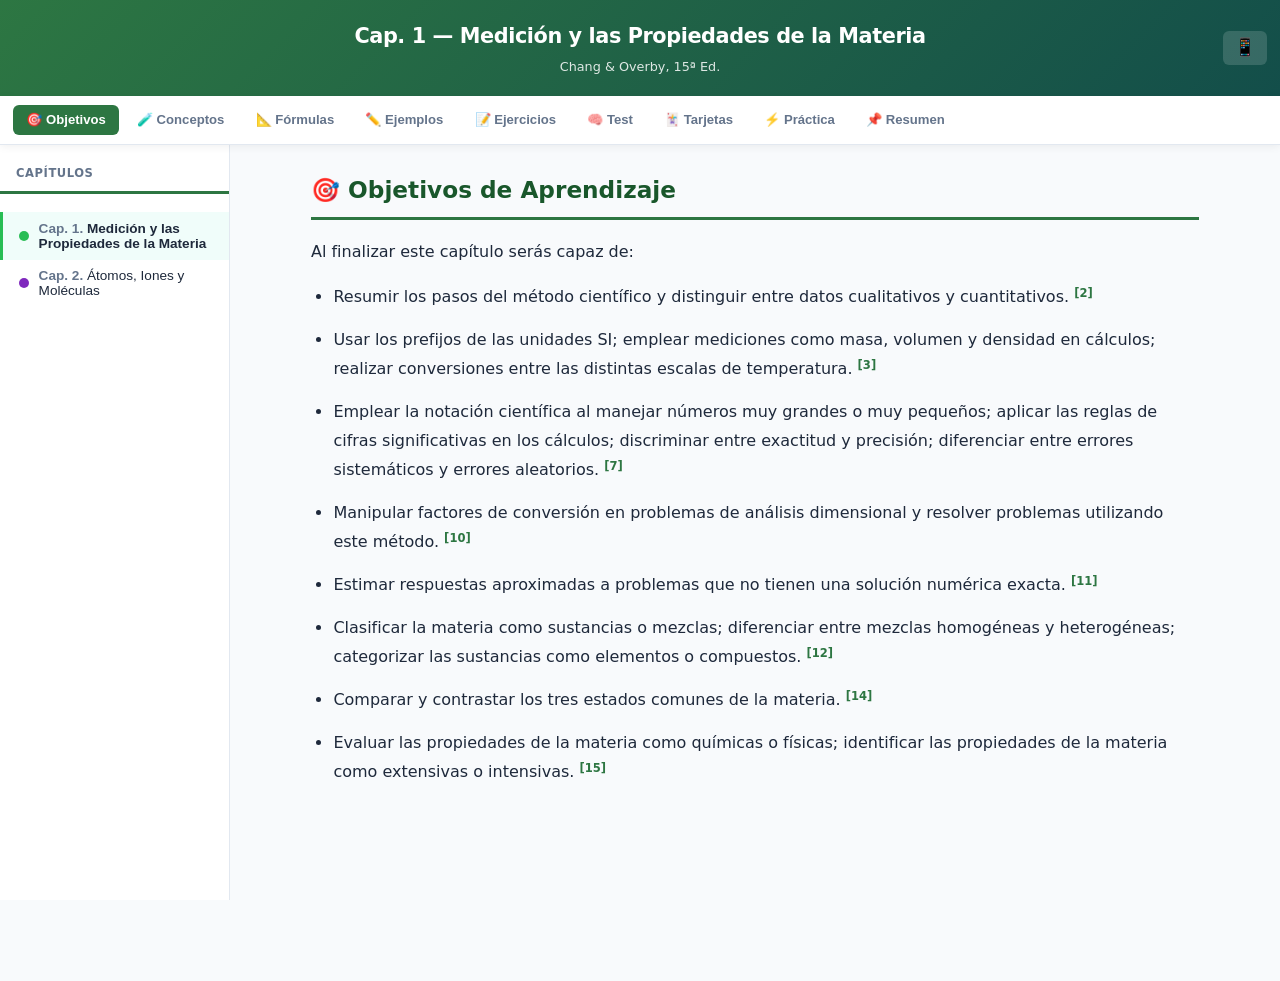
<file: index01(Qr).html>
<!DOCTYPE html>
<html lang="es">
<head>
<meta charset="UTF-8">
<meta name="viewport" content="width=device-width, initial-scale=1.0">
<title>Química General | Chang & Overby 15ª Ed.</title>
<style>
    /* ==================== RESET Y VARIABLES GLOBALES ====================
       Las variables --primary, --primary-dark y --accent-chapter se
       RECALCULAN por JavaScript cada vez que cambias de capítulo (función
       aplicarAcento). Así cada capítulo tiene su propia tonalidad sin que
       tengamos que escribir un CSS distinto para cada uno. */
    * { margin: 0; padding: 0; box-sizing: border-box; }
    :root {
        --primary: #0f766e;
        --primary-dark: #0d5c56;
        --accent: #f59e0b;
        --bg: #f8fafc;
        --card: #ffffff;
        --text: #1e293b;
        --muted: #64748b;
        --border: #e2e8f0;
        --success: #16a34a;
        --danger: #dc2626;
        --shadow: 0 4px 12px rgba(0, 0, 0, 0.08);
        --sidebar-w: 230px; /* ancho del menú lateral en escritorio */
    }
    body {
        font-family: 'Segoe UI', system-ui, -apple-system, sans-serif;
        background: var(--bg);
        color: var(--text);
        line-height: 1.8;
        min-height: 100vh;
    }

    /* ==================== TIPOGRAFÍA QUÍMICA (igual que antes) ==================== */
    sub, sup { font-size: 75%; line-height: 0; position: relative; vertical-align: baseline; }
    sup { top: -0.4em; }
    sub { bottom: -0.2em; }

    /* ==================== NOTACIÓN DE ISÓTOPOS ==================== */
    .isotope { display: inline-flex; align-items: center; vertical-align: middle; margin: 0 2px; line-height: 1; font-size: 1em; }
    .isotope-nums { display: inline-flex; flex-direction: column; justify-content: center; text-align: right; font-size: 0.6em; margin-right: 4px; line-height: 1.2; }
    .isotope-nums span { display: block; }
    .isotope-symbol { font-size: 1em; }

    /* ==================== HEADER GENERAL (ya no lleva el título del capítulo) ==================== */
    #topbar {
        position: sticky; top: 0; z-index: 200; /* header + nav ahora se pegan juntos, como un solo bloque */
    }
    header {
        background: linear-gradient(135deg, var(--primary) 0%, #134e4a 100%);
        color: white; text-align: center; padding: 1.1rem 1rem; box-shadow: var(--shadow);
        display: flex; align-items: center; justify-content: center; gap: 0.8rem;
    }
    header h1 { font-size: 1.3rem; font-weight: 700; letter-spacing: -0.02em; }
    header .subtitle { font-size: 0.8rem; opacity: 0.85; font-weight: 400; }
    /* Botón hamburguesa: solo se ve en pantallas angostas (celular) */
    #btnMenu {
        display: none; background: rgba(255,255,255,0.15); border: none; color: white;
        font-size: 1.1rem; padding: 0.4rem 0.7rem; border-radius: 6px; cursor: pointer;
        position: absolute; left: 0.8rem;
    }
    /* Botón para abrir el panel de "Estudiar en el celular" (QR) */
    #btnQR {
        background: rgba(255,255,255,0.15); border: none; color: white;
        font-size: 1.1rem; padding: 0.4rem 0.7rem; border-radius: 6px; cursor: pointer;
        position: absolute; right: 0.8rem;
    }
    #btnQR:hover { background: rgba(255,255,255,0.28); }

    /* ==================== MODAL DE QR (panel "Estudiar en el celular") ====================
       Elemento independiente del sistema de pestañas/capítulos: no usa la
       clase "section" ni compite por ids con seccionXXX(), así que nunca
       puede romper la lógica de carga de capítulos. */
    .qr-modal {
        display: none; position: fixed; inset: 0; background: rgba(0,0,0,0.5);
        z-index: 999; align-items: center; justify-content: center; padding: 1rem;
    }
    .qr-modal.open { display: flex; }
    .qr-modal-box {
        background: var(--card); border-radius: 12px; padding: 1.5rem; max-width: 320px;
        width: 100%; text-align: center; box-shadow: var(--shadow); position: relative;
    }
    .qr-modal-box h3 { color: var(--primary-dark); margin-bottom: 0.6rem; font-size: 1.1rem; }
    .qr-modal-box p { font-size: 0.85rem; color: var(--muted); margin-bottom: 0.8rem; }
    .qr-modal-box input[type="text"] { width: 100%; margin: 0 0 0.6rem 0; }
    .qr-modal-box img { border-radius: 8px; border: 1px solid var(--border); margin-top: 0.8rem; }
    .qr-modal-close {
        position: absolute; top: 0.6rem; right: 0.8rem; background: none; border: none;
        font-size: 1.2rem; cursor: pointer; color: var(--muted);
    }

    /* ==================== LAYOUT GENERAL: sidebar + contenido ==================== */
    .layout { display: flex; align-items: flex-start; min-height: calc(100vh - 64px); }

    /* ---- Menú lateral de capítulos ---- */
    #sidebar {
        width: var(--sidebar-w); flex-shrink: 0; background: var(--card);
        border-right: 1px solid var(--border); height: calc(100vh - var(--topbar-h, 64px));
        position: sticky; top: var(--topbar-h, 64px); overflow-y: auto; padding: 0.6rem 0;
    }
    #sidebar h2 { font-size: 0.72rem; text-transform: uppercase; letter-spacing: 0.05em; color: var(--muted); padding: 0.5rem 1rem; }
    .chap-item {
        display: flex; align-items: center; gap: 0.6rem; width: 100%; text-align: left;
        background: transparent; border: none; padding: 0.55rem 1rem; cursor: pointer;
        font-size: 0.85rem; color: var(--text); border-left: 3px solid transparent;
    }
    .chap-item:hover { background: #f1f5f9; }
    .chap-item.active-chap { background: #f0fdfa; border-left-color: var(--chap-color); font-weight: 700; }
    /* Puntito de color: cada capítulo tiene el suyo (--chap-color), calculado en JS */
    .chap-dot { width: 10px; height: 10px; border-radius: 50%; background: var(--chap-color); flex-shrink: 0; }
    .chap-num { font-weight: 700; color: var(--muted); }

    /* ---- Columna de contenido (tabs + secciones) ---- */
    .content-wrap { flex: 1; min-width: 0; }
    nav#main-nav {
        background: var(--card);
        border-bottom: 1px solid var(--border); display: flex; flex-wrap: wrap; gap: 0.25rem;
        padding: 0.6rem 0.8rem; box-shadow: 0 2px 8px rgba(0, 0, 0, 0.06); overflow-x: auto;
    }
    nav#main-nav button {
        background: transparent; border: none; padding: 0.45rem 0.85rem; font-size: 0.82rem;
        font-weight: 600; color: var(--muted); border-radius: 6px; cursor: pointer;
        white-space: nowrap; transition: all 0.2s ease;
    }
    nav#main-nav button:hover { background: #f1f5f9; color: var(--primary); }
    nav#main-nav button.active-nav { background: var(--primary); color: white; }

    main { max-width: 920px; margin: 0 auto; padding: 1.5rem 1rem 3rem; }
    section { display: none; animation: fadeIn 0.35s ease; }
    section.active-page { display: block; }
    @keyframes fadeIn { from { opacity: 0; transform: translateY(8px); } to { opacity: 1; transform: translateY(0); } }

    /* ==================== COMPONENTES COMUNES (idénticos al capítulo 2 original) ==================== */
    h2 { font-size: 1.45rem; color: var(--primary-dark); margin-bottom: 1.1rem; padding-bottom: 0.4rem; border-bottom: 3px solid var(--primary); }
    h3 { font-size: 1.15rem; color: var(--primary); margin: 1.4rem 0 0.7rem; }
    p, li { margin-bottom: 1rem; }
    ul, ol { padding-left: 1.4rem; margin-bottom: 1.2rem; }
    li { margin-bottom: 0.9rem; line-height: 1.8; }
    strong { color: var(--primary-dark); }

    /* ==================== CITAS Y TOOLTIPS ==================== */
    .citation-tag { position: relative; display: inline-block; cursor: help; font-size: 0.85em; outline: none; }
    .citation-tag sup { font-size: 0.85em; top: -0.4em; color: var(--primary); font-weight: 700; }
    .citation-tag .tooltip-text {
        position: absolute; bottom: calc(100% + 8px); left: 50%; transform: translateX(-50%);
        background: #1e293b; color: white; padding: 6px 12px; border-radius: 6px; font-size: 0.78rem;
        font-weight: 400; white-space: normal; box-shadow: 0 6px 16px rgba(0, 0, 0, 0.2); display: none;
        z-index: 500; pointer-events: none; line-height: 1.4; max-width: 320px; text-align: center;
    }
    .citation-tag:hover .tooltip-text, .citation-tag:focus .tooltip-text, .citation-tag.tooltip-active .tooltip-text { display: block; }
    .citation-tag .tooltip-text::after { content: ''; position: absolute; top: 100%; left: 50%; transform: translateX(-50%); border: 6px solid transparent; border-top-color: #1e293b; }

    /* ==================== GLOSARIO ==================== */
    .glossary { background: #f1f5f9; border-radius: 10px; padding: 1.2rem 1.4rem; margin-top: 1.5rem; font-size: 0.9rem; }
    .glossary h4 { margin-bottom: 0.8rem; color: var(--primary-dark); }
    .glossary ol { padding-left: 1.3rem; margin-bottom: 0; }
    .glossary li { margin-bottom: 0.55rem; line-height: 1.55; }

    /* ==================== CAJAS DE FÓRMULA ==================== */
    .formula-box { background: #f0fdfa; border-left: 5px solid var(--primary); padding: 1rem 1.2rem; margin: 1.2rem 0; border-radius: 0 8px 8px 0; font-family: 'Consolas', 'Courier New', monospace; font-size: 1.05rem; }
    .formula-box .vars { font-family: 'Segoe UI', sans-serif; font-size: 0.9rem; color: var(--muted); margin-top: 0.6rem; }
    .fuente-nota { font-size: 0.9rem; color: var(--muted); }

    /* ==================== CAJAS DE EJEMPLO ==================== */
    .example-box { background: var(--card); border: 1px solid var(--border); border-radius: 10px; padding: 1.2rem 1.4rem; margin-bottom: 1.3rem; box-shadow: var(--shadow); }
    .example-box h4 { color: var(--primary-dark); margin-bottom: 0.7rem; }

    /* ==================== TABLAS ==================== */
    table { width: 100%; border-collapse: collapse; margin: 1rem 0; font-size: 0.9rem; }
    th, td { border: 1px solid var(--border); padding: 0.55rem 0.7rem; text-align: left; }
    th { background: #f1f5f9; color: var(--primary-dark); }

    /* ==================== EJERCICIOS Y TEST ==================== */
    .exercise-item, .test-q { background: var(--card); border: 1px solid var(--border); border-radius: 10px; padding: 1.1rem 1.3rem; margin-bottom: 1.1rem; box-shadow: var(--shadow); }
    input[type="number"], input[type="text"] { padding: 0.5rem 0.7rem; border: 1px solid var(--border); border-radius: 6px; font-size: 0.95rem; margin-right: 0.5rem; margin-top: 0.4rem; }
    button.btn, .exercise-item button, .test-q button, .practice-answer-area button {
        background: var(--primary); color: white; border: none; padding: 0.5rem 1rem; border-radius: 6px;
        cursor: pointer; font-weight: 600; font-size: 0.88rem; margin-top: 0.4rem;
    }
    button.btn:hover, .exercise-item button:hover, .test-q button:hover { background: var(--primary-dark); }
    .feedback { margin-top: 0.6rem; font-weight: 600; font-size: 0.9rem; min-height: 1.2rem; }
    .feedback.ok { color: var(--success); }
    .feedback.err { color: var(--danger); }
    .test-q label { display: block; padding: 0.4rem 0.6rem; border-radius: 6px; cursor: pointer; margin-bottom: 0.3rem; }
    .test-q label:hover { background: #f1f5f9; }
    .selected-opt { background: #e0f2fe; }
    .correct-opt { background: #dcfce7 !important; }
    .wrong-opt { background: #fee2e2 !important; }

    /* ==================== FLASHCARDS ==================== */
    .cards-grid { display: grid; grid-template-columns: repeat(auto-fill, minmax(220px, 1fr)); gap: 1rem; }
    .flashcard-container { perspective: 1000px; height: 160px; }
    .flashcard { position: relative; width: 100%; height: 100%; transform-style: preserve-3d; transition: transform 0.5s; cursor: pointer; }
    .flashcard.flipped { transform: rotateY(180deg); }
    .flashcard-front, .flashcard-back {
        position: absolute; width: 100%; height: 100%; backface-visibility: hidden; border-radius: 10px;
        display: flex; align-items: center; justify-content: center; text-align: center; padding: 1rem;
        font-size: 0.92rem; box-shadow: var(--shadow);
    }
    .flashcard-front { background: var(--primary); color: white; }
    .flashcard-back { background: var(--card); border: 2px solid var(--primary); transform: rotateY(180deg); }

    /* ==================== MODO PRÁCTICA ==================== */
    .practice-controls { display: flex; gap: 0.6rem; margin-bottom: 1rem; flex-wrap: wrap; }
    .practice-answer-area { display: flex; align-items: center; flex-wrap: wrap; gap: 0.4rem; margin-top: 0.6rem; }
    .level-badge { display: inline-block; padding: 0.25rem 0.7rem; border-radius: 20px; font-size: 0.78rem; font-weight: 700; color: white; margin-bottom: 0.6rem; }
    .level-1 { background: var(--success); }
    .level-2 { background: var(--accent); }
    .level-3 { background: var(--danger); }

    /* ==================== RESPONSIVE / MÓVIL ==================== */
    @media (max-width: 820px) {
        #btnMenu { display: inline-block; }
        header h1 { font-size: 1.1rem; }
        /* En móvil, el sidebar se oculta y aparece como panel deslizante */
        #sidebar {
            position: fixed; top: 0; left: 0; height: 100vh; z-index: 300;
            transform: translateX(-100%); transition: transform 0.25s ease; box-shadow: 0 0 20px rgba(0,0,0,0.25);
        }
        #sidebar.open { transform: translateX(0); }
        #overlay { display: none; position: fixed; inset: 0; background: rgba(0,0,0,0.35); z-index: 250; }
        #overlay.open { display: block; }
    }
</style>
</head>
<body>

    <!-- ==================== BARRA SUPERIOR FIJA (header + pestañas juntos) ====================
         Antes header y nav eran DOS elementos "sticky" independientes, cada
         uno con su propio "top" escrito a mano. Ahora viven juntos dentro de
         un solo contenedor pegajoso (#topbar) para que nunca se desincronicen. -->
    <div id="topbar">
        <header>
            <button id="btnMenu" aria-label="Abrir índice de capítulos">☰</button>
            <div>
                <h1 id="tituloCapituloActivo">Química General</h1>
                <div class="subtitle">Chang &amp; Overby, 15ª Ed.</div>
            </div>
            <button id="btnQR" aria-label="Estudiar en el celular (QR)">📱</button>
        </header>
        <nav id="main-nav">
            <button data-page="objetivos">🎯 Objetivos</button>
            <button data-page="conceptos">🧪 Conceptos</button>
            <button data-page="formulas">📐 Fórmulas</button>
            <button data-page="ejemplos">✏️ Ejemplos</button>
            <button data-page="ejercicios">📝 Ejercicios</button>
            <button data-page="test">🧠 Test</button>
            <button data-page="tarjetas">🃏 Tarjetas</button>
            <button data-page="practica">⚡ Práctica</button>
            <button data-page="resumen">📌 Resumen</button>
        </nav>
    </div>

    <!-- Fondo oscuro que aparece detrás del menú lateral cuando está abierto en móvil -->
    <div id="overlay"></div>

    <!-- ==================== MODAL "ESTUDIAR EN EL CELULAR" (QR) ====================
         Panel independiente del sistema de capítulos/pestañas. Para usarlo:
         1) Sube esta carpeta completa a un hosting gratis (ej. GitHub Pages).
         2) Pega aquí la URL pública que te dé (ej. https://tuusuario.github.io/quimica/index01.html).
         3) Se genera el QR y queda guardado en este navegador para la próxima vez. -->
    <div id="qrModal" class="qr-modal">
        <div class="qr-modal-box">
            <button class="qr-modal-close" id="btnCerrarQR" aria-label="Cerrar">✕</button>
            <h3>📱 Estudiar en el celular</h3>
            <p>Pega aquí la URL pública donde publicaste esta página (ej. GitHub Pages) y escanea el QR con tu iPhone.</p>
            <input type="text" id="qrUrlInput" placeholder="https://tuusuario.github.io/quimica/index01.html">
            <button class="btn" id="btnGenerarQR">Generar QR</button>
            <div id="qrResultado"></div>
        </div>
    </div>

    <div class="layout">
        <!-- ==================== MENÚ LATERAL: índice de capítulos ==================== -->
        <aside id="sidebar">
            <h2>Capítulos</h2>
            <div id="listaCapitulos"><!-- Se llena dinámicamente con JS, uno por capítulo registrado --></div>
        </aside>

        <div class="content-wrap">
            <!-- Aquí el motor inyecta las 9 secciones del capítulo que esté activo -->
            <main id="main-content"></main>
        </div>
    </div>

<script>
/* ============================================================================
   MOTOR GENÉRICO DE CAPÍTULOS
   Este archivo NO contiene contenido de ningún capítulo: solo sabe cómo
   DIBUJAR los datos que cada capituloXX.js registra llamando a
   registrarCapitulo({...}). Para agregar un capítulo nuevo, nunca se toca
   este archivo: solo se agrega <script src="capituloXX.js"> antes del
   cierre de </body> (ver el final de este archivo).
   ============================================================================ */

// Arreglo global donde se acumulan todos los capítulos cargados (uno por cada
// archivo capituloXX.js que se incluya con <script src="...">).
window.CAPITULOS = window.CAPITULOS || [];

// Cada capituloXX.js llama a esta función una sola vez con todo su contenido.
function registrarCapitulo(datos) {
    window.CAPITULOS.push(datos);
}

// Número de capítulo actualmente mostrado en pantalla (null = ninguno aún).
var capituloActivo = null;

/* ==================== COLOR AUTOMÁTICO POR CAPÍTULO ====================
   En vez de definir 25-26 paletas de color a mano, calculamos un matiz (hue)
   distinto para cada número de capítulo usando el "ángulo dorado" (137.5°),
   que es la forma matemática estándar de repartir colores lo más distintos
   posible entre sí aunque haya muchos. Así el capítulo 4 nunca se parece al 5. */
function matizDeCapitulo(numero) {
    return (numero * 137.508) % 360; // grados de 0 a 360 en la rueda de color
}
function coloresDeCapitulo(numero) {
    var h = matizDeCapitulo(numero);
    return {
        primary: 'hsl(' + h + ', 45%, 32%)',
        primaryDark: 'hsl(' + h + ', 55%, 22%)',
        accent: 'hsl(' + ((h + 40) % 360) + ', 80%, 48%)',
        dot: 'hsl(' + h + ', 65%, 45%)'
    };
}
// Aplica los colores calculados como variables CSS globales (--primary, etc.)
// para que TODO el CSS de arriba (que ya usa var(--primary)) cambie de tono
// automáticamente sin tener que duplicar ni una sola regla de estilo.
function aplicarAcento(numero) {
    var c = coloresDeCapitulo(numero);
    document.documentElement.style.setProperty('--primary', c.primary);
    document.documentElement.style.setProperty('--primary-dark', c.primaryDark);
    document.documentElement.style.setProperty('--accent', c.accent);
}

/* ==================== ALTURA REAL DE LA BARRA SUPERIOR ====================
   Mide en píxeles cuánto mide de alto el bloque header+nav (#topbar) y lo
   guarda en la variable CSS --topbar-h. Así el sidebar siempre sabe
   exactamente dónde termina la barra superior, sin importar si el header
   ocupa una o dos líneas (por ejemplo en pantallas angostas). */
function ajustarAlturaTopbar() {
    var topbar = document.getElementById('topbar');
    document.documentElement.style.setProperty('--topbar-h', topbar.offsetHeight + 'px');
}
window.addEventListener('resize', ajustarAlturaTopbar);

/* ==================== RENDER DEL MENÚ LATERAL ==================== */
function renderSidebar() {
    // Ordena los capítulos por número (1, 2, 3...) sin importar el orden en
    // que se hayan incluido los <script> en el HTML.
    var ordenados = window.CAPITULOS.slice().sort(function(a, b) { return a.numero - b.numero; });
    var html = '';
    ordenados.forEach(function(cap) {
        var color = coloresDeCapitulo(cap.numero).dot;
        var claseActiva = (cap.numero === capituloActivo) ? ' active-chap' : '';
        html += '<button class="chap-item' + claseActiva + '" style="--chap-color:' + color + '" ' +
                'onclick="cargarCapitulo(' + cap.numero + ')">' +
                '<span class="chap-dot"></span>' +
                '<span><span class="chap-num">Cap. ' + cap.numero + '.</span> ' + cap.titulo + '</span>' +
                '</button>';
    });
    document.getElementById('listaCapitulos').innerHTML = html;
}

/* ==================== CONSTRUCCIÓN DE CADA SECCIÓN ====================
   Cada función recibe el objeto "cap" (los datos de un capítulo) y devuelve
   el HTML de una sola pestaña. Los ids generados siempre llevan el prefijo
   "c{numero}_" para que, aunque en el futuro se muestren dos capítulos a la
   vez (hoy no pasa), nunca choquen dos ids iguales. */

function idc(cap, sufijo) { return 'c' + cap.numero + '_' + sufijo; }

function seccionObjetivos(cap) {
    var items = cap.objetivos.map(function(o) { return '<li>' + o + '</li>'; }).join('');
    return '<section id="objetivos" class="active-page">' +
        '<h2>🎯 Objetivos de Aprendizaje</h2>' +
        '<p>' + (cap.objetivosIntro || 'Al finalizar este capítulo serás capaz de:') + '</p>' +
        '<ul>' + items + '</ul>' +
        '</section>';
}

function seccionConceptos(cap) {
    var subtemas = cap.conceptos.map(function(c) {
        return '<h3>' + c.titulo + '</h3>' + c.html;
    }).join('');
    var glosario = renderGlosario('Glosario de Fuentes y Citas (Conceptos)', cap.conceptosGlosario);
    return '<section id="conceptos"><h2>🧪 Conceptos Clave</h2>' + subtemas + glosario + '</section>';
}

function seccionFormulas(cap) {
    var cajas = cap.formulas.map(function(f) {
        return '<div class="formula-box">' + f.box + '<div class="vars">' + f.vars + '</div></div>' +
            '<p class="fuente-nota">Fuente: ' + f.fuente + '</p>';
    }).join('');
    var tablaHtml = '';
    if (cap.formulasTabla) {
        var t = cap.formulasTabla;
        var thead = '<tr>' + t.headers.map(function(h) { return '<th>' + h + '</th>'; }).join('') + '</tr>';
        var tbody = t.filas.map(function(fila) {
            return '<tr>' + fila.map(function(celda) { return '<td>' + celda + '</td>'; }).join('') + '</tr>';
        }).join('');
        tablaHtml = '<h3>' + t.titulo + '</h3><table><thead>' + thead + '</thead><tbody>' + tbody + '</tbody></table>' +
            '<p class="fuente-nota">Fuente: ' + t.fuente + '</p>';
    }
    var glosario = renderGlosario('Glosario de Fuentes (Fórmulas)', cap.formulasGlosario);
    return '<section id="formulas"><h2>📐 Fórmulas y Relaciones Clave</h2>' + cajas + tablaHtml + glosario + '</section>';
}

function seccionEjemplos(cap) {
    var cajas = cap.ejemplos.map(function(e) {
        var lineas = e.solucionLineas.map(function(l) { return '<p>' + l + '</p>'; }).join('');
        return '<div class="example-box"><h4>' + e.titulo + '</h4>' +
            '<p><strong>Problema:</strong> ' + e.problema + '</p>' +
            '<p><strong>Solución:</strong></p>' + lineas +
            '<p class="fuente-nota">Fuente: ' + e.fuente + '</p></div>';
    }).join('');
    var glosario = renderGlosario('Glosario de Fuentes (Ejemplos)', cap.ejemplosGlosario);
    return '<section id="ejemplos"><h2>✏️ Ejemplos Resueltos</h2>' + cajas + glosario + '</section>';
}

function seccionEjercicios(cap) {
    var items = cap.ejercicios.map(function(ej, i) {
        var inputId = idc(cap, 'ex' + i);
        var fbId = idc(cap, 'fb' + i);
        var tipoInput = (ej.tipo === 'numero') ? 'number' : 'text';
        var funcion = (ej.tipo === 'numero') ? 'checkExercise' : 'checkExerciseText';
        var respuestaJs = (ej.tipo === 'numero') ? ej.respuesta : "'" + ej.respuesta.replace(/'/g, "\\'") + "'";
        return '<div class="exercise-item">' +
            '<p><strong>' + (i + 1) + '.</strong> ' + ej.enunciado + '</p>' +
            '<input type="' + tipoInput + '" id="' + inputId + '" placeholder="' + (ej.placeholder || 'Respuesta') + '">' +
            '<button onclick="' + funcion + '(\'' + inputId + '\', ' + respuestaJs + ', \'' + fbId + '\')">Comprobar</button>' +
            '<div id="' + fbId + '" class="feedback" aria-live="polite"></div>' +
            '</div>';
    }).join('');
    return '<section id="ejercicios"><h2>📝 Ejercicios Interactivos</h2>' +
        '<p>Responde y haz clic en "Comprobar" para verificar tu respuesta.</p>' + items + '</section>';
}

function seccionTest(cap) {
    var items = cap.quiz.map(function(q, i) {
        var qId = i + 1;
        var contId = idc(cap, 'tq' + qId);
        var fbId = idc(cap, 'tf' + qId);
        var nombreRadio = idc(cap, 'q' + qId);
        var letras = ['a', 'b', 'c', 'd', 'e'];
        var opciones = q.opciones.map(function(op, idx) {
            return '<label><input type="radio" name="' + nombreRadio + '" value="' + letras[idx] + '"> ' + op + '</label>';
        }).join('');
        return '<div class="test-q" id="' + contId + '">' +
            '<p><strong>' + qId + '.</strong> ' + q.pregunta + '</p>' + opciones +
            '<button onclick="checkQuiz(\'' + contId + '\', \'' + nombreRadio + '\', \'' + q.correcta + '\', \'' + fbId + '\')">Verificar</button>' +
            '<div class="feedback" id="' + fbId + '" aria-live="polite"></div>' +
            '</div>';
    }).join('');
    return '<section id="test"><h2>🧠 Test de Opción Múltiple</h2>' +
        '<p>Selecciona una opción y haz clic en "Verificar".</p>' + items + '</section>';
}

function seccionTarjetas(cap) {
    var cajas = cap.flashcards.map(function(f) {
        return '<div class="flashcard-container"><div class="flashcard" onclick="this.classList.toggle(\'flipped\')">' +
            '<div class="flashcard-front">' + f.frente + '</div>' +
            '<div class="flashcard-back">' + f.dorso + '</div></div></div>';
    }).join('');
    return '<section id="tarjetas"><h2>🃏 Tarjetas de Memoria (Haz clic para girar)</h2>' +
        '<div class="cards-grid">' + cajas + '</div></section>';
}

function seccionPractica(cap) {
    return '<section id="practica"><h2>⚡ Modo Práctica — Niveles Progresivos</h2>' +
        '<p>Selecciona un nivel y responde las preguntas que se generan aleatoriamente. ¡Acumula puntos!</p>' +
        '<div class="practice-controls">' +
        '<button class="btn" onclick="setPracticeLevel(\'facil\')" style="background:var(--success);">Fácil</button>' +
        '<button class="btn" onclick="setPracticeLevel(\'medio\')" style="background:var(--accent);">Medio</button>' +
        '<button class="btn" onclick="setPracticeLevel(\'dificil\')" style="background:var(--danger);">Difícil</button>' +
        '</div>' +
        '<div class="exercise-item" style="background:#f1f5f9;">' +
        '<span id="practiceLevelBadge" class="level-badge level-1">Nivel Fácil</span>' +
        '<p><strong>Pregunta:</strong> <span id="practiceQuestion">Selecciona un nivel para comenzar.</span></p>' +
        '<div class="practice-answer-area">' +
        '<input type="text" id="practiceAnswer" placeholder="Tu respuesta" style="width:180px;">' +
        '<button onclick="checkPractice()">Responder</button>' +
        '<span id="practiceFeedback" class="feedback" style="margin-left:0.5rem;" aria-live="polite"></span>' +
        '</div>' +
        '<p style="margin-top:0.5rem; font-size:0.9rem;">Puntuación: <span id="practiceScore">0</span> aciertos</p>' +
        '</div></section>';
}

function seccionResumen(cap) {
    var puntos = cap.resumenPuntos.map(function(p) { return '<li>' + p + '</li>'; }).join('');
    var filasErrores = cap.resumenErrores.map(function(par) {
        return '<tr><td>' + par[0] + '</td><td>' + par[1] + '</td></tr>';
    }).join('');
    var glosario = renderGlosario('Glosario Completo de Fuentes y Citas', cap.resumenGlosario);
    return '<section id="resumen"><h2>📌 Resumen del Capítulo</h2>' +
        '<ul>' + puntos + '</ul>' +
        '<h3>Tabla de Errores Frecuentes</h3>' +
        '<table><thead><tr><th>Error común</th><th>Corrección</th></tr></thead><tbody>' + filasErrores + '</tbody></table>' +
        glosario + '</section>';
}

// Función compartida para dibujar cualquier glosario (lista numerada de fuentes).
function renderGlosario(titulo, items) {
    if (!items || !items.length) return '';
    var lis = items.map(function(i) { return '<li>' + i + '</li>'; }).join('');
    return '<div class="glossary"><h4>📚 ' + titulo + '</h4><ol>' + lis + '</ol></div>';
}

/* ==================== CARGA DE UN CAPÍTULO EN PANTALLA ==================== */
function cargarCapitulo(numero) {
    var cap = window.CAPITULOS.filter(function(c) { return c.numero === numero; })[0];
    if (!cap) return;

    capituloActivo = numero;
    aplicarAcento(numero);
    document.getElementById('tituloCapituloActivo').textContent = 'Cap. ' + numero + ' — ' + cap.titulo;
    ajustarAlturaTopbar(); // el título puede cambiar de largo y afectar la altura del header

    // Construye las 9 secciones y las inserta todas juntas en <main>.
    var html = seccionObjetivos(cap) + seccionConceptos(cap) + seccionFormulas(cap) +
        seccionEjemplos(cap) + seccionEjercicios(cap) + seccionTest(cap) +
        seccionTarjetas(cap) + seccionPractica(cap) + seccionResumen(cap);
    document.getElementById('main-content').innerHTML = html;

    renderSidebar(); // vuelve a pintar el menú para marcar el capítulo activo
    cerrarMenuMovil();

    // Recuerda cuál fue la última pestaña vista DENTRO de este capítulo (o "objetivos" si es la primera vez)
    var ultimaPestana = localStorage.getItem('ultimaPestana_cap' + numero) || 'objetivos';
    mostrarPestana(ultimaPestana);

    localStorage.setItem('ultimoCapitulo', numero);

    // Prepara el Modo Práctica de este capítulo con su propio banco de preguntas.
    practicaBanco = cap.practica;
    practicaScore = 0;
    setPracticeLevel('facil');
}

/* ==================== NAVEGACIÓN ENTRE PESTAÑAS ==================== */
function mostrarPestana(pageId) {
    document.querySelectorAll('main > section').forEach(function(sec) { sec.classList.remove('active-page'); });
    var target = document.getElementById(pageId);
    if (target) target.classList.add('active-page');

    document.querySelectorAll('#main-nav button').forEach(function(btn) {
        btn.classList.remove('active-nav');
        if (btn.getAttribute('data-page') === pageId) btn.classList.add('active-nav');
    });
    if (capituloActivo) localStorage.setItem('ultimaPestana_cap' + capituloActivo, pageId);
    window.scrollTo({ top: 0, behavior: 'smooth' });
}
document.querySelectorAll('#main-nav button').forEach(function(btn) {
    btn.addEventListener('click', function() {
        var pageId = this.getAttribute('data-page');
        if (pageId) mostrarPestana(pageId);
    });
});

/* ==================== MENÚ LATERAL EN MÓVIL (abrir/cerrar) ==================== */
function abrirMenuMovil() {
    document.getElementById('sidebar').classList.add('open');
    document.getElementById('overlay').classList.add('open');
}
function cerrarMenuMovil() {
    document.getElementById('sidebar').classList.remove('open');
    document.getElementById('overlay').classList.remove('open');
}
document.getElementById('btnMenu').addEventListener('click', abrirMenuMovil);
document.getElementById('overlay').addEventListener('click', cerrarMenuMovil);

/* ==================== MODAL "ESTUDIAR EN EL CELULAR" (QR) ====================
   Usa un servicio gratuito (api.qrserver.com) que genera la imagen del QR
   a partir de una URL, sin necesidad de instalar ninguna librería. La URL
   que el usuario pega se guarda en localStorage para no tener que
   volver a escribirla cada vez que abra el archivo. */
function generarQR() {
    var url = document.getElementById('qrUrlInput').value.trim();
    var resultado = document.getElementById('qrResultado');
    if (!url) { resultado.innerHTML = '<p style="color:var(--danger); font-size:0.85rem;">⚠️ Pega primero la URL pública de tu página.</p>'; return; }
    localStorage.setItem('qrUrlGuardada', url);
    var qrSrc = 'https://api.qrserver.com/v1/create-qr-code/?size=220x220&data=' + encodeURIComponent(url);
    resultado.innerHTML = '<img src="' + qrSrc + '" alt="Código QR" width="220" height="220">' +
        '<p style="font-size:0.78rem; margin-top:0.5rem;">Escanéalo con la cámara de tu iPhone.</p>';
}
function abrirModalQR() {
    var guardada = localStorage.getItem('qrUrlGuardada');
    if (guardada) {
        document.getElementById('qrUrlInput').value = guardada;
        generarQR();
    }
    document.getElementById('qrModal').classList.add('open');
}
function cerrarModalQR() {
    document.getElementById('qrModal').classList.remove('open');
}
document.getElementById('btnQR').addEventListener('click', abrirModalQR);
document.getElementById('btnCerrarQR').addEventListener('click', cerrarModalQR);
document.getElementById('btnGenerarQR').addEventListener('click', generarQR);
document.getElementById('qrModal').addEventListener('click', function(e) {
    if (e.target.id === 'qrModal') cerrarModalQR(); // clic fuera de la caja cierra el modal
});

/* ==================== CITAS TÁCTILES (tocar para ver la fuente en celular) ====================
   Se usa "delegación de eventos" sobre document en vez de enganchar cada cita
   una por una: así funciona también para el HTML que se genera dinámicamente
   al cambiar de capítulo, sin tener que reconectar nada cada vez. */
document.addEventListener('click', function(e) {
    var tag = e.target.closest('.citation-tag');
    document.querySelectorAll('.citation-tag.tooltip-active').forEach(function(t) {
        if (t !== tag) t.classList.remove('tooltip-active');
    });
    if (tag) {
        e.stopPropagation();
        tag.classList.toggle('tooltip-active');
    }
});

/* ==================== EJERCICIOS NUMÉRICOS Y DE TEXTO (genéricos) ==================== */
function checkExercise(inputId, correct, feedbackId) {
    var input = document.getElementById(inputId);
    var fb = document.getElementById(feedbackId);
    var val = parseFloat(input.value);
    if (isNaN(val)) { fb.textContent = '⚠️ Introduce un número válido.'; fb.className = 'feedback err'; return; }
    if (val === correct) { fb.textContent = '✅ ¡Correcto!'; fb.className = 'feedback ok'; }
    else { fb.textContent = '❌ Incorrecto. La respuesta correcta es ' + correct + '.'; fb.className = 'feedback err'; }
}
function checkExerciseText(inputId, correct, feedbackId) {
    var input = document.getElementById(inputId);
    var fb = document.getElementById(feedbackId);
    var userVal = (input.value || '').trim().replace(/\s+/g, '');
    var correctVal = correct.replace(/\s+/g, '');
    if (userVal === '') { fb.textContent = '⚠️ Introduce una respuesta.'; fb.className = 'feedback err'; return; }
    if (userVal === correctVal) { fb.textContent = '✅ ¡Correcto!'; fb.className = 'feedback ok'; }
    else { fb.textContent = '❌ Incorrecto. Revisa mayúsculas/minúsculas y subíndices (esperado: ' + correct + ').'; fb.className = 'feedback err'; }
}

/* ==================== TEST DE OPCIÓN MÚLTIPLE (genérico) ==================== */
function checkQuiz(contId, nombreRadio, correcta, fbId) {
    var container = document.getElementById(contId);
    var labels = container.querySelectorAll('label');
    var radios = container.querySelectorAll('input[name="' + nombreRadio + '"]');
    var selected = null, selectedLabel = null;
    radios.forEach(function(r, index) { if (r.checked) { selected = r.value; selectedLabel = labels[index]; } });
    var fb = document.getElementById(fbId);
    if (!selected) { fb.textContent = '⚠️ Selecciona una opción.'; fb.className = 'feedback err'; return; }
    labels.forEach(function(l) { l.classList.remove('correct-opt', 'wrong-opt', 'selected-opt'); });
    if (selectedLabel) selectedLabel.classList.add('selected-opt');
    if (selected === correcta) {
        if (selectedLabel) selectedLabel.classList.add('correct-opt');
        fb.textContent = '✅ ¡Correcto! Buena comprensión.'; fb.className = 'feedback ok';
    } else {
        if (selectedLabel) selectedLabel.classList.add('wrong-opt');
        labels.forEach(function(l, idx) { if (radios[idx].value === correcta) l.classList.add('correct-opt'); });
        fb.textContent = '❌ Incorrecto. La opción correcta está resaltada en verde.'; fb.className = 'feedback err';
    }
}
// Marca visualmente la opción elegida apenas se hace clic (antes de "Verificar")
document.addEventListener('change', function(e) {
    if (e.target.matches('.test-q input[type="radio"]')) {
        var container = e.target.closest('.test-q');
        container.querySelectorAll('label').forEach(function(l) { l.classList.remove('selected-opt'); });
        var parentLabel = e.target.closest('label');
        if (parentLabel) parentLabel.classList.add('selected-opt');
        var fb = container.querySelector('.feedback');
        if (fb) { fb.textContent = ''; fb.className = 'feedback'; }
    }
});

/* ==================== MODO PRÁCTICA (genérico, usa el banco del capítulo activo) ==================== */
var practicaBanco = null;
var practiceLevel = 'facil';
var practicaScore = 0;
var currentPracticeAnswer = '';
var currentPracticeTipo = 'texto';

function setPracticeLevel(level) {
    practiceLevel = level;
    var badge = document.getElementById('practiceLevelBadge');
    if (!badge) return; // por si esta sección todavía no se pintó
    var labels = {
        facil: { text: 'Nivel Fácil', clase: 'level-1' },
        medio: { text: 'Nivel Medio', clase: 'level-2' },
        dificil: { text: 'Nivel Difícil', clase: 'level-3' }
    };
    badge.textContent = labels[level].text;
    badge.className = 'level-badge ' + labels[level].clase;
    generatePracticeQuestion();
    document.getElementById('practiceFeedback').textContent = '';
    document.getElementById('practiceFeedback').className = 'feedback';
    document.getElementById('practiceAnswer').value = '';
}

function generatePracticeQuestion() {
    if (!practicaBanco) return;
    var pool = practicaBanco[practiceLevel] || practicaBanco.facil;
    var item = pool[Math.floor(Math.random() * pool.length)];
    document.getElementById('practiceQuestion').innerHTML = item.q; // puede traer <sup>/<sub>
    currentPracticeAnswer = item.a;
    currentPracticeTipo = item.tipo || 'texto';
    document.getElementById('practiceFeedback').textContent = '';
    document.getElementById('practiceFeedback').className = 'feedback';
    document.getElementById('practiceAnswer').value = '';
}

// Ignora tildes y mayúsculas al comparar texto (nunca se usa con fórmulas químicas).
function normalizarTexto(str) {
    return str.toLowerCase().normalize('NFD').replace(/[\u0300-\u036f]/g, '').replace(/\s+/g, '');
}

function checkPractice() {
    var input = document.getElementById('practiceAnswer');
    var feedback = document.getElementById('practiceFeedback');
    var userValCrudo = input.value || '';
    if (userValCrudo.trim() === '') { feedback.textContent = '⚠️ Introduce tu respuesta.'; feedback.className = 'feedback err'; return; }

    var isCorrect;
    if (currentPracticeTipo === 'formula') {
        var userFormula = userValCrudo.trim().replace(/\s+/g, '');
        var correctFormula = currentPracticeAnswer.trim().replace(/\s+/g, '');
        isCorrect = (userFormula === correctFormula);
    } else {
        isCorrect = (normalizarTexto(userValCrudo) === normalizarTexto(currentPracticeAnswer));
    }

    if (isCorrect) {
        feedback.textContent = '✅ ¡Correcto! +1 punto'; feedback.className = 'feedback ok'; practicaScore++;
    } else {
        feedback.textContent = '❌ Incorrecto. La respuesta correcta era: ' + currentPracticeAnswer; feedback.className = 'feedback err';
    }
    document.getElementById('practiceScore').textContent = practicaScore;
    setTimeout(generatePracticeQuestion, 1200);
}
document.addEventListener('keydown', function(e) {
    if (e.key === 'Enter' && e.target.id === 'practiceAnswer') checkPractice();
});

/* ==================== ARRANQUE DE LA APLICACIÓN ==================== */
document.addEventListener('DOMContentLoaded', function() {
    ajustarAlturaTopbar();
    renderSidebar();
    // Reabre el último capítulo visto, o el primero disponible si es la primera vez.
    var ultimo = parseInt(localStorage.getItem('ultimoCapitulo'), 10);
    var existeUltimo = window.CAPITULOS.some(function(c) { return c.numero === ultimo; });
    var primerCapitulo = window.CAPITULOS.slice().sort(function(a, b) { return a.numero - b.numero; })[0];
    if (existeUltimo) cargarCapitulo(ultimo);
    else if (primerCapitulo) cargarCapitulo(primerCapitulo.numero);
});
</script>

<!-- ====================================================================
     ARCHIVOS DE CONTENIDO POR CAPÍTULO
     Para agregar un capítulo nuevo, solo agrega una línea más aquí abajo
     (ej. <script src="capitulo03.js"></script>) y colócalo en la misma
     carpeta. Nunca se modifica nada de arriba. El orden de estas líneas
     NO importa: el menú lateral siempre se ordena por número de capítulo.
     ==================================================================== -->
<script src="capitulo01.js"></script>
<script src="capitulo02.js"></script>


</body>
</html>
</file>
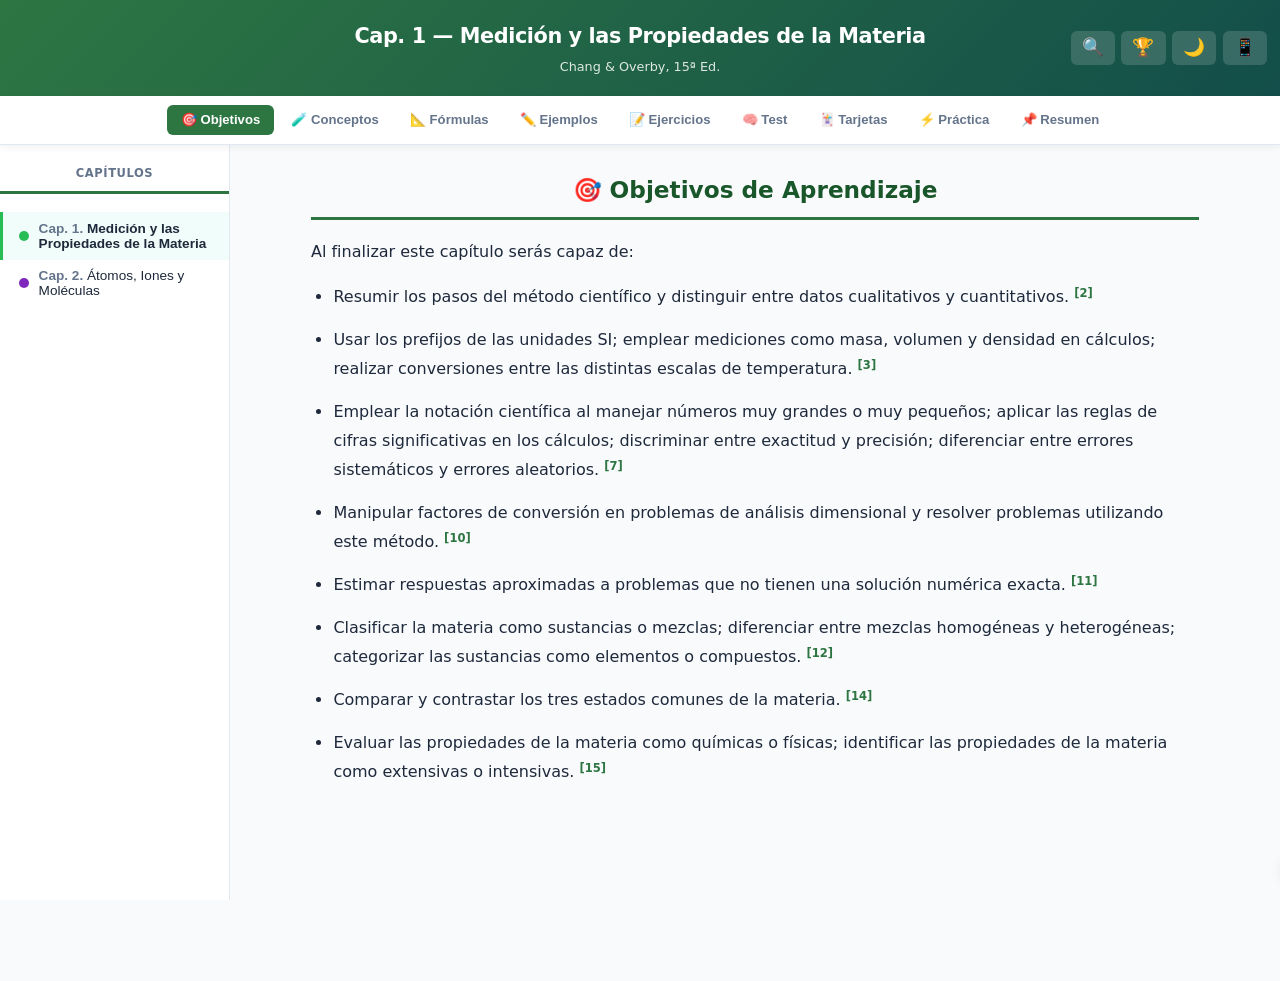
<file: index01.html>
<!DOCTYPE html>
<html lang="es">
<head>
<meta charset="UTF-8">
<meta name="viewport" content="width=device-width, initial-scale=1.0">
<title>Química General | Chang & Overby 15ª Ed.</title>
<style>
    /* ==================== RESET Y VARIABLES GLOBALES ====================
       Las variables --primary, --primary-dark y --accent-chapter se
       RECALCULAN por JavaScript cada vez que cambias de capítulo (función
       aplicarAcento). Así cada capítulo tiene su propia tonalidad sin que
       tengamos que escribir un CSS distinto para cada uno. */
    * { margin: 0; padding: 0; box-sizing: border-box; }
    :root {
        --primary: #0f766e;
        --primary-dark: #0d5c56;
        --accent: #f59e0b;
        --bg: #f8fafc;
        --card: #ffffff;
        --text: #1e293b;
        --muted: #64748b;
        --border: #e2e8f0;
        --success: #16a34a;
        --danger: #dc2626;
        --shadow: 0 4px 12px rgba(0, 0, 0, 0.08);
        --sidebar-w: 230px; /* ancho del menú lateral en escritorio */
        /* Estas dos variables reemplazan colores que antes estaban "quemados"
           en el CSS (#f1f5f9 y #f0fdfa). Al pasarlas por variable, el modo
           oscuro (bloque de abajo) puede recolorearlas sin tocar cada regla. */
        --bg-soft: #f1f5f9;  /* fondos suaves: hover del menú, glosario, encabezados de tabla */
        --bg-tint: #f0fdfa;  /* fondo con tinte de color primario: formula-box, capítulo activo */
    }
    /* ==================== MODO OSCURO ====================
       Se activa poniendo el atributo data-theme="dark" en <html> (lo hace
       la función toggleTheme()). Como el resto del CSS ya usa var(--bg),
       var(--card), var(--text), etc., no hace falta reescribir ninguna
       regla: alcanza con redefinir aquí los valores de esas variables. */
    [data-theme="dark"] {
        --bg: #0f172a;
        --card: #1e293b;
        --text: #f1f5f9;
        --muted: #94a3b8;
        --border: #334155;
        --bg-soft: #1e293b;
        --bg-tint: #16332f;
        --shadow: 0 4px 12px rgba(0, 0, 0, 0.4);
    }
    body {
        font-family: 'Segoe UI', system-ui, -apple-system, sans-serif;
        background: var(--bg);
        color: var(--text);
        line-height: 1.8;
        min-height: 100vh;
        transition: background 0.25s ease, color 0.25s ease; /* transición suave al cambiar de tema */
    }

    /* ==================== TIPOGRAFÍA QUÍMICA ====================
       OJO: antes "line-height: 0" se aplicaba a CUALQUIER <sup>/<sub> del
       documento. Eso rompía el interlineado en cualquier texto de varias
       líneas que tuviera una carga o subíndice suelto (ej. "He2+", "H2O"),
       como pasaba en las tarjetas de memoria: el texto se veía "desordenado"
       porque el navegador colapsaba la altura de esa línea. Ahora los
       sub/sup normales usan un line-height sano, y el line-height:0 (que sí
       hace falta para apilar los dos números de la notación de isótopos)
       queda limitado únicamente a los que están DENTRO de .isotope. */
    sub, sup { font-size: 75%; position: relative; vertical-align: baseline; }
    sup { top: -0.4em; }
    sub { bottom: -0.25em; }

    /* ==================== NOTACIÓN DE ISÓTOPOS ==================== */
    .isotope { display: inline-flex; align-items: center; vertical-align: middle; margin: 0 2px; line-height: 1; font-size: 1em; }
    .isotope sub, .isotope sup { line-height: 0; } /* aquí sí se necesita, para apilar los números */
    .isotope-nums { display: inline-flex; flex-direction: column; justify-content: center; text-align: right; font-size: 0.6em; margin-right: 4px; line-height: 1.2; }
    .isotope-nums span { display: block; }
    .isotope-symbol { font-size: 1em; }

    /* ==================== HEADER GENERAL (ya no lleva el título del capítulo) ==================== */
    #topbar {
        position: sticky; top: 0; z-index: 200; /* header + nav ahora se pegan juntos, como un solo bloque */
    }
    header {
        background: linear-gradient(135deg, var(--primary) 0%, #134e4a 100%);
        color: white; text-align: center; padding: 1.1rem 1rem; box-shadow: var(--shadow);
        display: flex; align-items: center; justify-content: center; gap: 0.8rem;
    }
    header h1 { font-size: 1.3rem; font-weight: 700; letter-spacing: -0.02em; }
    header .subtitle { font-size: 0.8rem; opacity: 0.85; font-weight: 400; }
    /* Botón hamburguesa: solo se ve en pantallas angostas (celular) */
    #btnMenu {
        display: none; background: rgba(255,255,255,0.15); border: none; color: white;
        font-size: 1.1rem; padding: 0.4rem 0.7rem; border-radius: 6px; cursor: pointer;
        position: absolute; left: 0.8rem;
    }
    /* Botones de la derecha del header: QR, búsqueda, logros y modo oscuro.
       Van todos dentro de #headerAcciones para poder alinearlos en fila. */
    #headerAcciones { position: absolute; right: 0.8rem; display: flex; gap: 0.4rem; }
    #btnQR, #btnBuscar, #btnLogros, #btnTema {
        background: rgba(255,255,255,0.15); border: none; color: white;
        font-size: 1.1rem; padding: 0.4rem 0.7rem; border-radius: 6px; cursor: pointer;
    }
    #btnQR:hover, #btnBuscar:hover, #btnLogros:hover, #btnTema:hover { background: rgba(255,255,255,0.28); }

    /* ==================== MODAL DE QR (panel "Estudiar en el celular") ====================
       Elemento independiente del sistema de pestañas/capítulos: no usa la
       clase "section" ni compite por ids con seccionXXX(), así que nunca
       puede romper la lógica de carga de capítulos. */
    .qr-modal {
        display: none; position: fixed; inset: 0; background: rgba(0,0,0,0.5);
        z-index: 999; align-items: center; justify-content: center; padding: 1rem;
    }
    .qr-modal.open { display: flex; }
    .qr-modal-box {
        background: var(--card); border-radius: 12px; padding: 1.5rem; max-width: 320px;
        width: 100%; text-align: center; box-shadow: var(--shadow); position: relative;
    }
    .qr-modal-box h3 { color: var(--primary-dark); margin-bottom: 0.6rem; font-size: 1.1rem; }
    .qr-modal-box p { font-size: 0.85rem; color: var(--muted); margin-bottom: 0.8rem; }
    .qr-modal-box input[type="text"] { width: 100%; margin: 0 0 0.6rem 0; }
    .qr-modal-box img { border-radius: 8px; border: 1px solid var(--border); margin-top: 0.8rem; }
    .qr-modal-close {
        position: absolute; top: 0.6rem; right: 0.8rem; background: none; border: none;
        font-size: 1.2rem; cursor: pointer; color: var(--muted);
    }

    /* ==================== MODAL DE BÚSQUEDA GLOBAL (Ctrl+K) ====================
       Reusa el mismo overlay oscuro que el modal de QR (misma clase .qr-modal
       para el fondo), pero con su propia "caja" más ancha porque necesita
       espacio para listar resultados, no solo un botón y un QR. */
    .search-box {
        background: var(--card); border-radius: 12px; padding: 1.4rem; max-width: 560px;
        width: 100%; max-height: 75vh; display: flex; flex-direction: column;
        box-shadow: var(--shadow);
    }
    #buscarInput {
        width: 100%; padding: 0.8rem 1rem; border: 1px solid var(--border); border-radius: 8px;
        background: var(--bg); color: var(--text); font-size: 1rem; margin-bottom: 0.8rem;
    }
    #buscarResultados { overflow-y: auto; }
    .search-result {
        padding: 0.8rem 0.9rem; border-radius: 8px; cursor: pointer; margin-bottom: 0.3rem;
        border: 1px solid transparent;
    }
    .search-result:hover { background: var(--bg-soft); border-color: var(--border); }
    .search-result .sr-meta { font-size: 0.75rem; color: var(--primary); font-weight: 700; text-transform: uppercase; letter-spacing: 0.03em; }
    .search-result .sr-titulo { font-weight: 600; margin: 0.15rem 0; }
    .search-result .sr-extracto { font-size: 0.82rem; color: var(--muted); }
    .search-vacio { text-align: center; padding: 2rem 1rem; color: var(--muted); font-size: 0.9rem; }

    /* ==================== MODAL DE LOGROS ==================== */
    .logros-box {
        background: var(--card); border-radius: 12px; padding: 1.4rem; max-width: 480px;
        width: 100%; max-height: 75vh; overflow-y: auto; text-align: center; box-shadow: var(--shadow);
    }
    .logros-grid { display: grid; grid-template-columns: repeat(auto-fill, minmax(130px, 1fr)); gap: 0.8rem; margin: 1rem 0; }
    .logro-item {
        background: var(--bg-soft); border: 2px solid var(--border); border-radius: 10px;
        padding: 0.9rem 0.5rem; opacity: 0.4; transition: all 0.25s ease;
    }
    .logro-item.desbloqueado { opacity: 1; border-color: var(--accent); box-shadow: 0 0 14px rgba(245, 158, 11, 0.25); }
    .logro-item .li-icono { font-size: 1.8rem; margin-bottom: 0.3rem; }
    .logro-item .li-nombre { font-weight: 700; font-size: 0.82rem; margin-bottom: 0.2rem; }
    .logro-item .li-desc { font-size: 0.7rem; color: var(--muted); line-height: 1.3; }

    /* ==================== NOTIFICACIÓN "TOAST" (aviso de logro desbloqueado) ==================== */
    #toast {
        position: fixed; bottom: 1.2rem; right: 1.2rem; background: var(--accent); color: #1a1a1a;
        padding: 0.9rem 1.3rem; border-radius: 10px; box-shadow: var(--shadow); z-index: 1100;
        font-weight: 700; font-size: 0.9rem; transform: translateX(150%); transition: transform 0.35s ease;
        max-width: 280px;
    }
    #toast.show { transform: translateX(0); }

    /* ==================== LAYOUT GENERAL: sidebar + contenido ==================== */
    .layout { display: flex; align-items: flex-start; min-height: calc(100vh - 64px); }

    /* ---- Menú lateral de capítulos ---- */
    #sidebar {
        width: var(--sidebar-w); flex-shrink: 0; background: var(--card);
        border-right: 1px solid var(--border); height: calc(100vh - var(--topbar-h, 64px));
        position: sticky; top: var(--topbar-h, 64px); overflow-y: auto; padding: 0.6rem 0;
    }
    #sidebar h2 { font-size: 0.72rem; text-transform: uppercase; letter-spacing: 0.05em; color: var(--muted); padding: 0.5rem 1rem; }
    .chap-item {
        display: flex; align-items: center; gap: 0.6rem; width: 100%; text-align: left;
        background: transparent; border: none; padding: 0.55rem 1rem; cursor: pointer;
        font-size: 0.85rem; color: var(--text); border-left: 3px solid transparent;
    }
    .chap-item:hover { background: var(--bg-soft); }
    .chap-item.active-chap { background: var(--bg-tint); border-left-color: var(--chap-color); font-weight: 700; }
    /* Puntito de color: cada capítulo tiene el suyo (--chap-color), calculado en JS */
    .chap-dot { width: 10px; height: 10px; border-radius: 50%; background: var(--chap-color); flex-shrink: 0; }
    .chap-num { font-weight: 700; color: var(--muted); }

    /* ---- Columna de contenido (tabs + secciones) ---- */
    .content-wrap { flex: 1; min-width: 0; }
    nav#main-nav {
        background: var(--card);
        border-bottom: 1px solid var(--border); display: flex; flex-wrap: wrap; gap: 0.25rem;
        justify-content: center; /* nuevo: centra los botones de pestañas en vez de dejarlos pegados a la izquierda */
        padding: 0.6rem 0.8rem; box-shadow: 0 2px 8px rgba(0, 0, 0, 0.06); overflow-x: auto;
    }
    nav#main-nav button {
        background: transparent; border: none; padding: 0.45rem 0.85rem; font-size: 0.82rem;
        font-weight: 600; color: var(--muted); border-radius: 6px; cursor: pointer;
        white-space: nowrap; transition: all 0.2s ease;
    }
    nav#main-nav button:hover { background: var(--bg-soft); color: var(--primary); }
    nav#main-nav button.active-nav { background: var(--primary); color: white; }

    main { max-width: 920px; margin: 0 auto; padding: 1.5rem 1rem 3rem; }
    section { display: none; animation: fadeIn 0.35s ease; }
    section.active-page { display: block; }
    @keyframes fadeIn { from { opacity: 0; transform: translateY(8px); } to { opacity: 1; transform: translateY(0); } }

    /* ==================== COMPONENTES COMUNES (idénticos al capítulo 2 original) ==================== */
    h2 { font-size: 1.45rem; color: var(--primary-dark); margin-bottom: 1.1rem; padding-bottom: 0.4rem; border-bottom: 3px solid var(--primary); text-align: center; }
    h3 { font-size: 1.15rem; color: var(--primary); margin: 1.4rem 0 0.7rem; }
    p, li { margin-bottom: 1rem; }
    ul, ol { padding-left: 1.4rem; margin-bottom: 1.2rem; }
    li { margin-bottom: 0.9rem; line-height: 1.8; }
    strong { color: var(--primary-dark); }

    /* ==================== CITAS Y TOOLTIPS ==================== */
    .citation-tag { position: relative; display: inline-block; cursor: help; font-size: 0.85em; outline: none; }
    .citation-tag sup { font-size: 0.85em; top: -0.4em; color: var(--primary); font-weight: 700; }
    .citation-tag .tooltip-text {
        position: absolute; bottom: calc(100% + 8px); left: 50%; transform: translateX(-50%);
        background: #1e293b; color: white; padding: 6px 12px; border-radius: 6px; font-size: 0.78rem;
        font-weight: 400; white-space: normal; box-shadow: 0 6px 16px rgba(0, 0, 0, 0.2); display: none;
        z-index: 500; pointer-events: none; line-height: 1.4; max-width: 320px; text-align: center;
    }
    .citation-tag:hover .tooltip-text, .citation-tag:focus .tooltip-text, .citation-tag.tooltip-active .tooltip-text { display: block; }
    .citation-tag .tooltip-text::after { content: ''; position: absolute; top: 100%; left: 50%; transform: translateX(-50%); border: 6px solid transparent; border-top-color: #1e293b; }

    /* ==================== GLOSARIO ==================== */
    .glossary { background: var(--bg-soft); border-radius: 10px; padding: 1.2rem 1.4rem; margin-top: 1.5rem; font-size: 0.9rem; }
    .glossary h4 { margin-bottom: 0.8rem; color: var(--primary-dark); }
    .glossary ol { padding-left: 1.3rem; margin-bottom: 0; }
    .glossary li { margin-bottom: 0.55rem; line-height: 1.55; }

    /* ==================== CAJAS DE FÓRMULA ==================== */
    .formula-box { background: var(--bg-tint); border-left: 5px solid var(--primary); padding: 1rem 1.2rem; margin: 1.2rem 0; border-radius: 0 8px 8px 0; font-family: 'Consolas', 'Courier New', monospace; font-size: 1.05rem; }
    .formula-box .vars { font-family: 'Segoe UI', sans-serif; font-size: 0.9rem; color: var(--muted); margin-top: 0.6rem; }
    .fuente-nota { font-size: 0.9rem; color: var(--muted); }

    /* ==================== CAJAS DE EJEMPLO ==================== */
    .example-box { background: var(--card); border: 1px solid var(--border); border-radius: 10px; padding: 1.2rem 1.4rem; margin-bottom: 1.3rem; box-shadow: var(--shadow); }
    .example-box h4 { color: var(--primary-dark); margin-bottom: 0.7rem; }

    /* ==================== TABLAS ==================== */
    table { width: 100%; border-collapse: collapse; margin: 1rem 0; font-size: 0.9rem; }
    th, td { border: 1px solid var(--border); padding: 0.55rem 0.7rem; text-align: left; }
    th { background: var(--bg-soft); color: var(--primary-dark); }

    /* ==================== EJERCICIOS Y TEST ==================== */
    .exercise-item, .test-q { background: var(--card); border: 1px solid var(--border); border-radius: 10px; padding: 1.1rem 1.3rem; margin-bottom: 1.1rem; box-shadow: var(--shadow); }
    input[type="number"], input[type="text"] { padding: 0.5rem 0.7rem; border: 1px solid var(--border); border-radius: 6px; font-size: 0.95rem; margin-right: 0.5rem; margin-top: 0.4rem; }
    button.btn, .exercise-item button, .test-q button, .practice-answer-area button {
        background: var(--primary); color: white; border: none; padding: 0.5rem 1rem; border-radius: 6px;
        cursor: pointer; font-weight: 600; font-size: 0.88rem; margin-top: 0.4rem;
    }
    button.btn:hover, .exercise-item button:hover, .test-q button:hover { background: var(--primary-dark); }
    .feedback { margin-top: 0.6rem; font-weight: 600; font-size: 0.9rem; min-height: 1.2rem; }
    .feedback.ok { color: var(--success); }
    .feedback.err { color: var(--danger); }
    .test-q label { display: block; padding: 0.4rem 0.6rem; border-radius: 6px; cursor: pointer; margin-bottom: 0.3rem; }
    .test-q label:hover { background: var(--bg-soft); }
    .selected-opt { background: #e0f2fe; }
    .correct-opt { background: #dcfce7 !important; }
    .wrong-opt { background: #fee2e2 !important; }
    /* En modo oscuro los tonos pastel de arriba se ven "lavados": los
       oscurecemos para que sigan siendo legibles sobre fondo oscuro. */
    [data-theme="dark"] .selected-opt { background: #0c4a6e; }
    [data-theme="dark"] .correct-opt { background: #14532d !important; }
    [data-theme="dark"] .wrong-opt { background: #7f1d1d !important; }

    /* ==================== FLASHCARDS ==================== */
    .cards-grid { display: grid; grid-template-columns: repeat(auto-fill, minmax(220px, 1fr)); gap: 1rem; }
    .flashcard-container { perspective: 1000px; height: 190px; } /* antes: 160px — un poco más de alto para respuestas de varias líneas */
    .flashcard { position: relative; width: 100%; height: 100%; transform-style: preserve-3d; transition: transform 0.5s; cursor: pointer; }
    .flashcard.flipped { transform: rotateY(180deg); }
    .flashcard-front, .flashcard-back {
        position: absolute; width: 100%; height: 100%; backface-visibility: hidden; border-radius: 10px;
        display: flex; align-items: center; justify-content: center; padding: 1rem; /* el flex aquí SOLO centra el div .fc-content de abajo */
        font-size: 0.92rem; box-shadow: var(--shadow);
        overflow-y: auto; /* si un capítulo trae un texto más largo, hace scroll en vez de desbordarse */
    }
    /* Este div interno es el que realmente contiene el texto de la tarjeta.
       A propósito NO es flex: usa flujo de bloque normal, igual que un
       párrafo cualquiera del sitio, para que <sup>, <sub> y .isotope se
       lean "corridos" junto al texto (ej. "He2+") en vez de saltar cada
       uno a su propia línea, que es lo que pasaba cuando el flex estaba
       puesto directamente sobre .flashcard-front/.flashcard-back. */
    .fc-content {
        width: 100%; text-align: center; line-height: 1.4; word-break: break-word;
    }
    .fc-content br { content: ""; display: block; margin-top: 0.3rem; } /* un poco de aire entre líneas separadas con <br> */
    .flashcard-front { background: var(--primary); color: white; }
    .flashcard-back { background: var(--card); border: 2px solid var(--primary); transform: rotateY(180deg); }

    /* ==================== MODO PRÁCTICA ==================== */
    .practice-controls { display: flex; gap: 0.6rem; margin-bottom: 1rem; flex-wrap: wrap; }
    .practice-answer-area { display: flex; align-items: center; flex-wrap: wrap; gap: 0.4rem; margin-top: 0.6rem; }
    .level-badge { display: inline-block; padding: 0.25rem 0.7rem; border-radius: 20px; font-size: 0.78rem; font-weight: 700; color: white; margin-bottom: 0.6rem; }
    .level-1 { background: var(--success); }
    .level-2 { background: var(--accent); }
    .level-3 { background: var(--danger); }

    /* ==================== RESPONSIVE / MÓVIL ==================== */
    @media (max-width: 820px) {
        #btnMenu { display: inline-block; }
        header h1 { font-size: 1.1rem; }
        /* En móvil, el sidebar se oculta y aparece como panel deslizante */
        #sidebar {
            position: fixed; top: 0; left: 0; height: 100vh; z-index: 300;
            transform: translateX(-100%); transition: transform 0.25s ease; box-shadow: 0 0 20px rgba(0,0,0,0.25);
        }
        #sidebar.open { transform: translateX(0); }
        #overlay { display: none; position: fixed; inset: 0; background: rgba(0,0,0,0.35); z-index: 250; }
        #overlay.open { display: block; }
    }
</style>
</head>
<body>

    <!-- ==================== BARRA SUPERIOR FIJA (header + pestañas juntos) ====================
         Antes header y nav eran DOS elementos "sticky" independientes, cada
         uno con su propio "top" escrito a mano. Ahora viven juntos dentro de
         un solo contenedor pegajoso (#topbar) para que nunca se desincronicen. -->
    <div id="topbar">
        <header>
            <button id="btnMenu" aria-label="Abrir índice de capítulos">☰</button>
            <div>
                <h1 id="tituloCapituloActivo">Química General</h1>
                <div class="subtitle">Chang &amp; Overby, 15ª Ed.</div>
            </div>
            <div id="headerAcciones">
                <button id="btnBuscar" aria-label="Buscar (Ctrl+K)" title="Buscar (Ctrl+K)">🔍</button>
                <button id="btnLogros" aria-label="Ver logros" title="Logros">🏆</button>
                <button id="btnTema" aria-label="Cambiar a modo oscuro" title="Modo oscuro">🌙</button>
                <button id="btnQR" aria-label="Estudiar en el celular (QR)" title="Estudiar en el celular">📱</button>
            </div>
        </header>
        <nav id="main-nav">
            <button data-page="objetivos">🎯 Objetivos</button>
            <button data-page="conceptos">🧪 Conceptos</button>
            <button data-page="formulas">📐 Fórmulas</button>
            <button data-page="ejemplos">✏️ Ejemplos</button>
            <button data-page="ejercicios">📝 Ejercicios</button>
            <button data-page="test">🧠 Test</button>
            <button data-page="tarjetas">🃏 Tarjetas</button>
            <button data-page="practica">⚡ Práctica</button>
            <button data-page="resumen">📌 Resumen</button>
        </nav>
    </div>

    <!-- Fondo oscuro que aparece detrás del menú lateral cuando está abierto en móvil -->
    <div id="overlay"></div>

    <!-- ==================== MODAL "ESTUDIAR EN EL CELULAR" (QR) ====================
         Panel independiente del sistema de capítulos/pestañas. Para usarlo:
         1) Sube esta carpeta completa a un hosting gratis (ej. GitHub Pages).
         2) Pega aquí la URL pública que te dé (ej. https://tuusuario.github.io/quimica/index01.html).
         3) Se genera el QR y queda guardado en este navegador para la próxima vez. -->
    <div id="qrModal" class="qr-modal">
        <div class="qr-modal-box">
            <button class="qr-modal-close" id="btnCerrarQR" aria-label="Cerrar">✕</button>
            <h3>📱 Estudiar en el celular</h3>
            <p>Pega aquí la URL pública donde publicaste esta página (ej. GitHub Pages) y escanea el QR con tu iPhone.</p>
            <input type="text" id="qrUrlInput" placeholder="https://tuusuario.github.io/quimica/index01.html">
            <button class="btn" id="btnGenerarQR">Generar QR</button>
            <div id="qrResultado"></div>
        </div>
    </div>

    <!-- ==================== MODAL DE BÚSQUEDA GLOBAL (Ctrl+K) ====================
         Busca en TODOS los capítulos cargados (conceptos, fórmulas, ejemplos,
         ejercicios, preguntas de test y tarjetas) usando los mismos campos que
         ya usa el motor para dibujar cada capítulo, así que no depende de que
         capituloXX.js agregue nada nuevo. -->
    <div id="buscarModal" class="qr-modal">
        <div class="search-box">
            <input type="text" id="buscarInput" placeholder="Buscar conceptos, fórmulas, ejercicios..." autocomplete="off">
            <div id="buscarResultados"></div>
        </div>
    </div>

    <!-- ==================== MODAL DE LOGROS ==================== -->
    <div id="logrosModal" class="qr-modal">
        <div class="logros-box">
            <button class="qr-modal-close" id="btnCerrarLogros" aria-label="Cerrar">✕</button>
            <h3>🏆 Tus Logros</h3>
            <p id="logrosContador" style="font-size:0.85rem; color:var(--muted); margin-bottom:0.5rem;"></p>
            <div id="logrosGrid" class="logros-grid"></div>
        </div>
    </div>

    <!-- Notificación flotante que aparece cuando se desbloquea un logro -->
    <div id="toast"></div>

    <div class="layout">
        <!-- ==================== MENÚ LATERAL: índice de capítulos ==================== -->
        <aside id="sidebar">
            <h2>Capítulos</h2>
            <div id="listaCapitulos"><!-- Se llena dinámicamente con JS, uno por capítulo registrado --></div>
        </aside>

        <div class="content-wrap">
            <!-- Aquí el motor inyecta las 9 secciones del capítulo que esté activo -->
            <main id="main-content"></main>
        </div>
    </div>

<script>
/* ============================================================================
   MOTOR GENÉRICO DE CAPÍTULOS
   Este archivo NO contiene contenido de ningún capítulo: solo sabe cómo
   DIBUJAR los datos que cada capituloXX.js registra llamando a
   registrarCapitulo({...}). Para agregar un capítulo nuevo, nunca se toca
   este archivo: solo se agrega <script src="capituloXX.js"> antes del
   cierre de </body> (ver el final de este archivo).
   ============================================================================ */

// Arreglo global donde se acumulan todos los capítulos cargados (uno por cada
// archivo capituloXX.js que se incluya con <script src="...">).
window.CAPITULOS = window.CAPITULOS || [];

// Cada capituloXX.js llama a esta función una sola vez con todo su contenido.
function registrarCapitulo(datos) {
    window.CAPITULOS.push(datos);
}

// Número de capítulo actualmente mostrado en pantalla (null = ninguno aún).
var capituloActivo = null;

/* ==================== COLOR AUTOMÁTICO POR CAPÍTULO ====================
   En vez de definir 25-26 paletas de color a mano, calculamos un matiz (hue)
   distinto para cada número de capítulo usando el "ángulo dorado" (137.5°),
   que es la forma matemática estándar de repartir colores lo más distintos
   posible entre sí aunque haya muchos. Así el capítulo 4 nunca se parece al 5. */
function matizDeCapitulo(numero) {
    return (numero * 137.508) % 360; // grados de 0 a 360 en la rueda de color
}
function coloresDeCapitulo(numero) {
    var h = matizDeCapitulo(numero);
    return {
        primary: 'hsl(' + h + ', 45%, 32%)',
        primaryDark: 'hsl(' + h + ', 55%, 22%)',
        accent: 'hsl(' + ((h + 40) % 360) + ', 80%, 48%)',
        dot: 'hsl(' + h + ', 65%, 45%)'
    };
}
// Aplica los colores calculados como variables CSS globales (--primary, etc.)
// para que TODO el CSS de arriba (que ya usa var(--primary)) cambie de tono
// automáticamente sin tener que duplicar ni una sola regla de estilo.
function aplicarAcento(numero) {
    var c = coloresDeCapitulo(numero);
    document.documentElement.style.setProperty('--primary', c.primary);
    document.documentElement.style.setProperty('--primary-dark', c.primaryDark);
    document.documentElement.style.setProperty('--accent', c.accent);
}

/* ==================== ALTURA REAL DE LA BARRA SUPERIOR ====================
   Mide en píxeles cuánto mide de alto el bloque header+nav (#topbar) y lo
   guarda en la variable CSS --topbar-h. Así el sidebar siempre sabe
   exactamente dónde termina la barra superior, sin importar si el header
   ocupa una o dos líneas (por ejemplo en pantallas angostas). */
function ajustarAlturaTopbar() {
    var topbar = document.getElementById('topbar');
    document.documentElement.style.setProperty('--topbar-h', topbar.offsetHeight + 'px');
}
window.addEventListener('resize', ajustarAlturaTopbar);

/* ==================== RENDER DEL MENÚ LATERAL ==================== */
function renderSidebar() {
    // Ordena los capítulos por número (1, 2, 3...) sin importar el orden en
    // que se hayan incluido los <script> en el HTML.
    var ordenados = window.CAPITULOS.slice().sort(function(a, b) { return a.numero - b.numero; });
    var html = '';
    ordenados.forEach(function(cap) {
        var color = coloresDeCapitulo(cap.numero).dot;
        var claseActiva = (cap.numero === capituloActivo) ? ' active-chap' : '';
        html += '<button class="chap-item' + claseActiva + '" style="--chap-color:' + color + '" ' +
                'onclick="cargarCapitulo(' + cap.numero + ')">' +
                '<span class="chap-dot"></span>' +
                '<span><span class="chap-num">Cap. ' + cap.numero + '.</span> ' + cap.titulo + '</span>' +
                '</button>';
    });
    document.getElementById('listaCapitulos').innerHTML = html;
}

/* ==================== CONSTRUCCIÓN DE CADA SECCIÓN ====================
   Cada función recibe el objeto "cap" (los datos de un capítulo) y devuelve
   el HTML de una sola pestaña. Los ids generados siempre llevan el prefijo
   "c{numero}_" para que, aunque en el futuro se muestren dos capítulos a la
   vez (hoy no pasa), nunca choquen dos ids iguales. */

function idc(cap, sufijo) { return 'c' + cap.numero + '_' + sufijo; }

function seccionObjetivos(cap) {
    var items = cap.objetivos.map(function(o) { return '<li>' + o + '</li>'; }).join('');
    return '<section id="objetivos" class="active-page">' +
        '<h2>🎯 Objetivos de Aprendizaje</h2>' +
        '<p>' + (cap.objetivosIntro || 'Al finalizar este capítulo serás capaz de:') + '</p>' +
        '<ul>' + items + '</ul>' +
        '</section>';
}

function seccionConceptos(cap) {
    var subtemas = cap.conceptos.map(function(c) {
        return '<h3>' + c.titulo + '</h3>' + c.html;
    }).join('');
    var glosario = renderGlosario('Glosario de Fuentes y Citas (Conceptos)', cap.conceptosGlosario);
    return '<section id="conceptos"><h2>🧪 Conceptos Clave</h2>' + subtemas + glosario + '</section>';
}

function seccionFormulas(cap) {
    var cajas = cap.formulas.map(function(f) {
        return '<div class="formula-box">' + f.box + '<div class="vars">' + f.vars + '</div></div>' +
            '<p class="fuente-nota">Fuente: ' + f.fuente + '</p>';
    }).join('');
    var tablaHtml = '';
    if (cap.formulasTabla) {
        var t = cap.formulasTabla;
        var thead = '<tr>' + t.headers.map(function(h) { return '<th>' + h + '</th>'; }).join('') + '</tr>';
        var tbody = t.filas.map(function(fila) {
            return '<tr>' + fila.map(function(celda) { return '<td>' + celda + '</td>'; }).join('') + '</tr>';
        }).join('');
        tablaHtml = '<h3>' + t.titulo + '</h3><table><thead>' + thead + '</thead><tbody>' + tbody + '</tbody></table>' +
            '<p class="fuente-nota">Fuente: ' + t.fuente + '</p>';
    }
    var glosario = renderGlosario('Glosario de Fuentes (Fórmulas)', cap.formulasGlosario);
    return '<section id="formulas"><h2>📐 Fórmulas y Relaciones Clave</h2>' + cajas + tablaHtml + glosario + '</section>';
}

function seccionEjemplos(cap) {
    var cajas = cap.ejemplos.map(function(e) {
        var lineas = e.solucionLineas.map(function(l) { return '<p>' + l + '</p>'; }).join('');
        return '<div class="example-box"><h4>' + e.titulo + '</h4>' +
            '<p><strong>Problema:</strong> ' + e.problema + '</p>' +
            '<p><strong>Solución:</strong></p>' + lineas +
            '<p class="fuente-nota">Fuente: ' + e.fuente + '</p></div>';
    }).join('');
    var glosario = renderGlosario('Glosario de Fuentes (Ejemplos)', cap.ejemplosGlosario);
    return '<section id="ejemplos"><h2>✏️ Ejemplos Resueltos</h2>' + cajas + glosario + '</section>';
}

function seccionEjercicios(cap) {
    var items = cap.ejercicios.map(function(ej, i) {
        var inputId = idc(cap, 'ex' + i);
        var fbId = idc(cap, 'fb' + i);
        var tipoInput = (ej.tipo === 'numero') ? 'number' : 'text';
        var funcion = (ej.tipo === 'numero') ? 'checkExercise' : 'checkExerciseText';
        var respuestaJs = (ej.tipo === 'numero') ? ej.respuesta : "'" + ej.respuesta.replace(/'/g, "\\'") + "'";
        return '<div class="exercise-item">' +
            '<p><strong>' + (i + 1) + '.</strong> ' + ej.enunciado + '</p>' +
            '<input type="' + tipoInput + '" id="' + inputId + '" placeholder="' + (ej.placeholder || 'Respuesta') + '">' +
            '<button onclick="' + funcion + '(\'' + inputId + '\', ' + respuestaJs + ', \'' + fbId + '\')">Comprobar</button>' +
            '<div id="' + fbId + '" class="feedback" aria-live="polite"></div>' +
            '</div>';
    }).join('');
    return '<section id="ejercicios"><h2>📝 Ejercicios Interactivos</h2>' +
        '<p>Responde y haz clic en "Comprobar" para verificar tu respuesta.</p>' + items + '</section>';
}

function seccionTest(cap) {
    var items = cap.quiz.map(function(q, i) {
        var qId = i + 1;
        var contId = idc(cap, 'tq' + qId);
        var fbId = idc(cap, 'tf' + qId);
        var nombreRadio = idc(cap, 'q' + qId);
        var letras = ['a', 'b', 'c', 'd', 'e'];
        var opciones = q.opciones.map(function(op, idx) {
            return '<label><input type="radio" name="' + nombreRadio + '" value="' + letras[idx] + '"> ' + op + '</label>';
        }).join('');
        return '<div class="test-q" id="' + contId + '">' +
            '<p><strong>' + qId + '.</strong> ' + q.pregunta + '</p>' + opciones +
            '<button onclick="checkQuiz(\'' + contId + '\', \'' + nombreRadio + '\', \'' + q.correcta + '\', \'' + fbId + '\')">Verificar</button>' +
            '<div class="feedback" id="' + fbId + '" aria-live="polite"></div>' +
            '</div>';
    }).join('');
    return '<section id="test"><h2>🧠 Test de Opción Múltiple</h2>' +
        '<p>Selecciona una opción y haz clic en "Verificar".</p>' + items + '</section>';
}

function seccionTarjetas(cap) {
    var cajas = cap.flashcards.map(function(f) {
        return '<div class="flashcard-container"><div class="flashcard" onclick="this.classList.toggle(\'flipped\'); registrarFlip()">' +
            '<div class="flashcard-front"><div class="fc-content">' + f.frente + '</div></div>' +
            '<div class="flashcard-back"><div class="fc-content">' + f.dorso + '</div></div></div></div>';
    }).join('');
    return '<section id="tarjetas"><h2>🃏 Tarjetas de Memoria</h2>' +
        '<div class="cards-grid">' + cajas + '</div></section>';
}

function seccionPractica(cap) {
    return '<section id="practica"><h2>⚡ Modo Práctica — Niveles Progresivos</h2>' +
        '<p>Selecciona un nivel y responde las preguntas que se generan aleatoriamente. ¡Acumula puntos!</p>' +
        '<div class="practice-controls">' +
        '<button class="btn" onclick="setPracticeLevel(\'facil\')" style="background:var(--success);">Fácil</button>' +
        '<button class="btn" onclick="setPracticeLevel(\'medio\')" style="background:var(--accent);">Medio</button>' +
        '<button class="btn" onclick="setPracticeLevel(\'dificil\')" style="background:var(--danger);">Difícil</button>' +
        '</div>' +
        '<div class="exercise-item" style="background:var(--bg-soft);">' +
        '<span id="practiceLevelBadge" class="level-badge level-1">Nivel Fácil</span>' +
        '<p><strong>Pregunta:</strong> <span id="practiceQuestion">Selecciona un nivel para comenzar.</span></p>' +
        '<div class="practice-answer-area">' +
        '<input type="text" id="practiceAnswer" placeholder="Tu respuesta" style="width:180px;">' +
        '<button onclick="checkPractice()">Responder</button>' +
        '<span id="practiceFeedback" class="feedback" style="margin-left:0.5rem;" aria-live="polite"></span>' +
        '</div>' +
        '<p style="margin-top:0.5rem; font-size:0.9rem;">Puntuación: <span id="practiceScore">0</span> aciertos</p>' +
        '</div></section>';
}

function seccionResumen(cap) {
    var puntos = cap.resumenPuntos.map(function(p) { return '<li>' + p + '</li>'; }).join('');
    var filasErrores = cap.resumenErrores.map(function(par) {
        return '<tr><td>' + par[0] + '</td><td>' + par[1] + '</td></tr>';
    }).join('');
    var glosario = renderGlosario('Glosario Completo de Fuentes y Citas', cap.resumenGlosario);
    return '<section id="resumen"><h2>📌 Resumen del Capítulo</h2>' +
        '<ul>' + puntos + '</ul>' +
        '<h3>Tabla de Errores Frecuentes</h3>' +
        '<table><thead><tr><th>Error común</th><th>Corrección</th></tr></thead><tbody>' + filasErrores + '</tbody></table>' +
        glosario + '</section>';
}

// Función compartida para dibujar cualquier glosario (lista numerada de fuentes).
function renderGlosario(titulo, items) {
    if (!items || !items.length) return '';
    var lis = items.map(function(i) { return '<li>' + i + '</li>'; }).join('');
    return '<div class="glossary"><h4>📚 ' + titulo + '</h4><ol>' + lis + '</ol></div>';
}

/* ==================== CARGA DE UN CAPÍTULO EN PANTALLA ==================== */
function cargarCapitulo(numero) {
    var cap = window.CAPITULOS.filter(function(c) { return c.numero === numero; })[0];
    if (!cap) return;

    capituloActivo = numero;
    aplicarAcento(numero);
    document.getElementById('tituloCapituloActivo').textContent = 'Cap. ' + numero + ' — ' + cap.titulo;
    ajustarAlturaTopbar(); // el título puede cambiar de largo y afectar la altura del header

    // Construye las 9 secciones y las inserta todas juntas en <main>.
    var html = seccionObjetivos(cap) + seccionConceptos(cap) + seccionFormulas(cap) +
        seccionEjemplos(cap) + seccionEjercicios(cap) + seccionTest(cap) +
        seccionTarjetas(cap) + seccionPractica(cap) + seccionResumen(cap);
    document.getElementById('main-content').innerHTML = html;

    renderSidebar(); // vuelve a pintar el menú para marcar el capítulo activo
    cerrarMenuMovil();

    // Recuerda cuál fue la última pestaña vista DENTRO de este capítulo (o "objetivos" si es la primera vez)
    var ultimaPestana = localStorage.getItem('ultimaPestana_cap' + numero) || 'objetivos';
    mostrarPestana(ultimaPestana);

    localStorage.setItem('ultimoCapitulo', numero);

    // Prepara el Modo Práctica de este capítulo con su propio banco de preguntas.
    practicaBanco = cap.practica;
    practicaScore = 0;
    setPracticeLevel('facil');

    // Registra la visita para el sistema de logros y reinicia el conteo de
    // aciertos del Test (cada capítulo lleva su propio conteo de "perfecto").
    registrarCapituloVisitado(numero);
    testProgress[numero] = { correctas: {}, total: cap.quiz.length };
}

/* ==================== NAVEGACIÓN ENTRE PESTAÑAS ==================== */
function mostrarPestana(pageId) {
    document.querySelectorAll('main > section').forEach(function(sec) { sec.classList.remove('active-page'); });
    var target = document.getElementById(pageId);
    if (target) target.classList.add('active-page');

    document.querySelectorAll('#main-nav button').forEach(function(btn) {
        btn.classList.remove('active-nav');
        if (btn.getAttribute('data-page') === pageId) btn.classList.add('active-nav');
    });
    if (capituloActivo) localStorage.setItem('ultimaPestana_cap' + capituloActivo, pageId);
    window.scrollTo({ top: 0, behavior: 'smooth' });
}
document.querySelectorAll('#main-nav button').forEach(function(btn) {
    btn.addEventListener('click', function() {
        var pageId = this.getAttribute('data-page');
        if (pageId) mostrarPestana(pageId);
    });
});

/* ==================== MENÚ LATERAL EN MÓVIL (abrir/cerrar) ==================== */
function abrirMenuMovil() {
    document.getElementById('sidebar').classList.add('open');
    document.getElementById('overlay').classList.add('open');
}
function cerrarMenuMovil() {
    document.getElementById('sidebar').classList.remove('open');
    document.getElementById('overlay').classList.remove('open');
}
document.getElementById('btnMenu').addEventListener('click', abrirMenuMovil);
document.getElementById('overlay').addEventListener('click', cerrarMenuMovil);

/* ==================== MODAL "ESTUDIAR EN EL CELULAR" (QR) ====================
   Usa un servicio gratuito (api.qrserver.com) que genera la imagen del QR
   a partir de una URL, sin necesidad de instalar ninguna librería. La URL
   que el usuario pega se guarda en localStorage para no tener que
   volver a escribirla cada vez que abra el archivo. */
function generarQR() {
    var url = document.getElementById('qrUrlInput').value.trim();
    var resultado = document.getElementById('qrResultado');
    if (!url) { resultado.innerHTML = '<p style="color:var(--danger); font-size:0.85rem;">⚠️ Pega primero la URL pública de tu página.</p>'; return; }
    localStorage.setItem('qrUrlGuardada', url);
    var qrSrc = 'https://api.qrserver.com/v1/create-qr-code/?size=220x220&data=' + encodeURIComponent(url);
    resultado.innerHTML = '<img src="' + qrSrc + '" alt="Código QR" width="220" height="220">' +
        '<p style="font-size:0.78rem; margin-top:0.5rem;">Escanéalo con la cámara de tu iPhone.</p>';
}
function abrirModalQR() {
    var guardada = localStorage.getItem('qrUrlGuardada');
    if (guardada) {
        document.getElementById('qrUrlInput').value = guardada;
        generarQR();
    }
    document.getElementById('qrModal').classList.add('open');
}
function cerrarModalQR() {
    document.getElementById('qrModal').classList.remove('open');
}
document.getElementById('btnQR').addEventListener('click', abrirModalQR);
document.getElementById('btnCerrarQR').addEventListener('click', cerrarModalQR);
document.getElementById('btnGenerarQR').addEventListener('click', generarQR);
document.getElementById('qrModal').addEventListener('click', function(e) {
    if (e.target.id === 'qrModal') cerrarModalQR(); // clic fuera de la caja cierra el modal
});

/* ============================================================================
   MODO OSCURO
   Guarda la preferencia en localStorage con la clave 'temaOscuro' (mismo
   estilo de nombres que 'ultimoCapitulo' y 'qrUrlGuardada' que ya usa este
   archivo). Si el usuario nunca lo tocó, respeta el tema del sistema
   operativo/navegador (prefers-color-scheme).
   ============================================================================ */
function aplicarTema(esOscuro) {
    document.documentElement.setAttribute('data-theme', esOscuro ? 'dark' : 'light');
    var btn = document.getElementById('btnTema');
    btn.textContent = esOscuro ? '☀️' : '🌙';
    btn.setAttribute('aria-label', esOscuro ? 'Cambiar a modo claro' : 'Cambiar a modo oscuro');
}
function toggleTema() {
    var esOscuroAhora = document.documentElement.getAttribute('data-theme') === 'dark';
    var nuevoEsOscuro = !esOscuroAhora;
    aplicarTema(nuevoEsOscuro);
    localStorage.setItem('temaOscuro', nuevoEsOscuro ? '1' : '0');
}
function initTema() {
    var guardado = localStorage.getItem('temaOscuro');
    var esOscuro;
    if (guardado !== null) esOscuro = (guardado === '1');
    else esOscuro = window.matchMedia && window.matchMedia('(prefers-color-scheme: dark)').matches;
    aplicarTema(esOscuro);
}
document.getElementById('btnTema').addEventListener('click', toggleTema);

/* ============================================================================
   SISTEMA DE LOGROS
   Se activan por acciones del usuario (primer ejercicio, capítulos vistos,
   test perfecto, uso del buscador, flashcards volteadas, acierto en modo
   difícil). Todo se guarda en localStorage bajo 'quimicaLogros' /
   'quimicaEstadisticas', igual que ya hace el resto del motor con sus
   propias claves ('ultimoCapitulo', etc.), así que conviven sin chocar.
   ============================================================================ */
var LOGROS_DEF = [
    { id: 'primer_ejercicio', icono: '🎯', nombre: 'Primer Paso', desc: 'Resuelve tu primer ejercicio' },
    { id: 'test_perfecto', icono: '💯', nombre: 'Perfeccionista', desc: '100% en un Test de un capítulo' },
    { id: 'cap_1', icono: '📖', nombre: 'Iniciado', desc: 'Visita el Capítulo 1' },
    { id: 'cap_2', icono: '⚛️', nombre: 'Atómico', desc: 'Visita el Capítulo 2' },
    { id: 'buscador', icono: '🔍', nombre: 'Explorador', desc: 'Usa la búsqueda global' },
    { id: 'flash_5', icono: '🃏', nombre: 'Memorista', desc: 'Voltea 5 tarjetas de memoria' },
    { id: 'practica_dificil', icono: '🔥', nombre: 'Desafiante', desc: 'Acierta una pregunta en Nivel Difícil' }
];
var logrosDesbloqueados = JSON.parse(localStorage.getItem('quimicaLogros') || '[]');
var estadisticas = JSON.parse(localStorage.getItem('quimicaEstadisticas') || '{"ejercicios":0,"capitulosVistos":[],"flips":0}');
// Guarda, por capítulo, qué preguntas del Test ya se contestaron bien (para saber cuándo es "perfecto").
var testProgress = {};

function guardarEstadisticas() {
    localStorage.setItem('quimicaEstadisticas', JSON.stringify(estadisticas));
}
function unlock(id) {
    if (logrosDesbloqueados.indexOf(id) !== -1) return; // ya estaba desbloqueado, no repetir el aviso
    logrosDesbloqueados.push(id);
    localStorage.setItem('quimicaLogros', JSON.stringify(logrosDesbloqueados));
    var def = LOGROS_DEF.filter(function(l) { return l.id === id; })[0];
    if (def) mostrarToast('🏆 ¡Logro desbloqueado: ' + def.nombre + '!');
}
function mostrarToast(mensaje) {
    var toast = document.getElementById('toast');
    toast.textContent = mensaje;
    toast.classList.add('show');
    setTimeout(function() { toast.classList.remove('show'); }, 3500);
}
function registrarEjercicioCorrecto() {
    estadisticas.ejercicios++;
    if (estadisticas.ejercicios === 1) unlock('primer_ejercicio');
    guardarEstadisticas();
}
function registrarCapituloVisitado(numero) {
    if (estadisticas.capitulosVistos.indexOf(numero) === -1) {
        estadisticas.capitulosVistos.push(numero);
        guardarEstadisticas();
    }
    if (numero === 1) unlock('cap_1');
    if (numero === 2) unlock('cap_2');
}
function registrarFlip() {
    estadisticas.flips++;
    guardarEstadisticas();
    if (estadisticas.flips >= 5) unlock('flash_5');
}
// contId tiene el formato "c{numeroCapitulo}_tq{numeroPregunta}" (ver la función idc()).
function registrarAciertoTest(contId) {
    var match = contId.match(/^c(\d+)_tq(\d+)$/);
    if (!match) return;
    var numCap = parseInt(match[1], 10);
    var numPregunta = match[2];
    if (!testProgress[numCap]) return;
    testProgress[numCap].correctas[numPregunta] = true;
    var totalCorrectas = Object.keys(testProgress[numCap].correctas).length;
    if (totalCorrectas >= testProgress[numCap].total && testProgress[numCap].total > 0) {
        unlock('test_perfecto');
    }
}

function abrirModalLogros() {
    document.getElementById('logrosContador').textContent =
        logrosDesbloqueados.length + ' / ' + LOGROS_DEF.length + ' desbloqueados';
    var html = LOGROS_DEF.map(function(l) {
        var desbloqueado = logrosDesbloqueados.indexOf(l.id) !== -1;
        return '<div class="logro-item' + (desbloqueado ? ' desbloqueado' : '') + '">' +
            '<div class="li-icono">' + l.icono + '</div>' +
            '<div class="li-nombre">' + l.nombre + '</div>' +
            '<div class="li-desc">' + l.desc + '</div></div>';
    }).join('');
    document.getElementById('logrosGrid').innerHTML = html;
    document.getElementById('logrosModal').classList.add('open');
}
function cerrarModalLogros() {
    document.getElementById('logrosModal').classList.remove('open');
}
document.getElementById('btnLogros').addEventListener('click', abrirModalLogros);
document.getElementById('btnCerrarLogros').addEventListener('click', cerrarModalLogros);
document.getElementById('logrosModal').addEventListener('click', function(e) {
    if (e.target.id === 'logrosModal') cerrarModalLogros();
});

/* ============================================================================
   BÚSQUEDA GLOBAL (Ctrl+K)
   Recorre window.CAPITULOS (el mismo arreglo que ya llena registrarCapitulo())
   leyendo SOLO los campos que index01 ya usaba antes de este cambio
   (conceptos, formulas, ejemplos, ejercicios, quiz, flashcards,
   resumenPuntos). No depende de que capituloXX.js agregue ningún campo
   nuevo, así que es compatible con los archivos de capítulos que ya tengas.
   Al hacer clic en un resultado, carga el capítulo Y salta directo a la
   pestaña correspondiente (mejora sobre el buscador original, que solo
   abría el capítulo sin ubicar la pestaña exacta). */
function quitarEtiquetas(html) {
    return (html || '').replace(/<[^>]+>/g, '');
}
function buscarEnCapitulos(consulta) {
    var q = consulta.toLowerCase().trim();
    if (q.length < 2) return [];
    var resultados = [];
    window.CAPITULOS.forEach(function(cap) {
        (cap.conceptos || []).forEach(function(c) {
            var texto = quitarEtiquetas(c.titulo + ' ' + c.html);
            if (texto.toLowerCase().indexOf(q) !== -1) {
                resultados.push({ cap: cap.numero, pagina: 'conceptos', tipo: 'Concepto', titulo: quitarEtiquetas(c.titulo), extracto: texto.substring(0, 90) });
            }
        });
        (cap.formulas || []).forEach(function(f) {
            var texto = quitarEtiquetas(f.box + ' ' + f.vars);
            if (texto.toLowerCase().indexOf(q) !== -1) {
                resultados.push({ cap: cap.numero, pagina: 'formulas', tipo: 'Fórmula', titulo: texto.substring(0, 50), extracto: texto.substring(0, 90) });
            }
        });
        (cap.ejemplos || []).forEach(function(e) {
            var texto = quitarEtiquetas(e.titulo + ' ' + e.problema);
            if (texto.toLowerCase().indexOf(q) !== -1) {
                resultados.push({ cap: cap.numero, pagina: 'ejemplos', tipo: 'Ejemplo', titulo: quitarEtiquetas(e.titulo), extracto: quitarEtiquetas(e.problema).substring(0, 90) });
            }
        });
        (cap.ejercicios || []).forEach(function(ej) {
            var texto = quitarEtiquetas(ej.enunciado);
            if (texto.toLowerCase().indexOf(q) !== -1) {
                resultados.push({ cap: cap.numero, pagina: 'ejercicios', tipo: 'Ejercicio', titulo: texto.substring(0, 60), extracto: texto.substring(0, 90) });
            }
        });
        (cap.quiz || []).forEach(function(pr) {
            var texto = quitarEtiquetas(pr.pregunta);
            if (texto.toLowerCase().indexOf(q) !== -1) {
                resultados.push({ cap: cap.numero, pagina: 'test', tipo: 'Test', titulo: texto.substring(0, 60), extracto: texto.substring(0, 90) });
            }
        });
        (cap.flashcards || []).forEach(function(f) {
            var texto = quitarEtiquetas(f.frente + ' ' + f.dorso);
            if (texto.toLowerCase().indexOf(q) !== -1) {
                resultados.push({ cap: cap.numero, pagina: 'tarjetas', tipo: 'Tarjeta', titulo: quitarEtiquetas(f.frente), extracto: quitarEtiquetas(f.dorso).substring(0, 90) });
            }
        });
        (cap.resumenPuntos || []).forEach(function(p) {
            var texto = quitarEtiquetas(p);
            if (texto.toLowerCase().indexOf(q) !== -1) {
                resultados.push({ cap: cap.numero, pagina: 'resumen', tipo: 'Resumen', titulo: texto.substring(0, 60), extracto: texto.substring(0, 90) });
            }
        });
    });
    return resultados;
}
function ejecutarBusqueda() {
    var q = document.getElementById('buscarInput').value;
    var contenedor = document.getElementById('buscarResultados');
    if (q.trim().length < 2) { contenedor.innerHTML = ''; return; }
    var resultados = buscarEnCapitulos(q).slice(0, 20);
    if (!resultados.length) {
        contenedor.innerHTML = '<div class="search-vacio">Sin resultados. Prueba con otra palabra.</div>';
        return;
    }
    contenedor.innerHTML = resultados.map(function(r, idx) {
        return '<div class="search-result" onclick="irAResultado(' + idx + ')">' +
            '<div class="sr-meta">Cap. ' + r.cap + ' · ' + r.tipo + '</div>' +
            '<div class="sr-titulo">' + r.titulo + '</div>' +
            (r.extracto ? '<div class="sr-extracto">' + r.extracto + '…</div>' : '') +
            '</div>';
    }).join('');
    window._ultimaBusqueda = resultados; // guardado temporal para poder navegar al hacer clic
}
function irAResultado(idx) {
    var r = window._ultimaBusqueda[idx];
    if (!r) return;
    cargarCapitulo(r.cap);
    mostrarPestana(r.pagina);
    cerrarBuscador();
}
function abrirBuscador() {
    document.getElementById('buscarModal').classList.add('open');
    document.getElementById('buscarInput').value = '';
    document.getElementById('buscarResultados').innerHTML = '';
    setTimeout(function() { document.getElementById('buscarInput').focus(); }, 50);
    unlock('buscador'); // el logro se otorga por abrir el buscador, no hace falta encontrar algo
}
function cerrarBuscador() {
    document.getElementById('buscarModal').classList.remove('open');
}
document.getElementById('btnBuscar').addEventListener('click', abrirBuscador);
document.getElementById('buscarInput').addEventListener('input', ejecutarBusqueda);
document.getElementById('buscarModal').addEventListener('click', function(e) {
    if (e.target.id === 'buscarModal') cerrarBuscador();
});
// Atajo de teclado Ctrl+K (o Cmd+K en Mac) para abrir el buscador desde cualquier pestaña,
// y Escape para cerrar cualquiera de los tres modales (QR, buscador, logros).
document.addEventListener('keydown', function(e) {
    if ((e.ctrlKey || e.metaKey) && e.key === 'k') { e.preventDefault(); abrirBuscador(); }
    if (e.key === 'Escape') { cerrarModalQR(); cerrarBuscador(); cerrarModalLogros(); }
});

/* ==================== CITAS TÁCTILES (tocar para ver la fuente en celular) ====================
   Se usa "delegación de eventos" sobre document en vez de enganchar cada cita
   una por una: así funciona también para el HTML que se genera dinámicamente
   al cambiar de capítulo, sin tener que reconectar nada cada vez. */
document.addEventListener('click', function(e) {
    var tag = e.target.closest('.citation-tag');
    document.querySelectorAll('.citation-tag.tooltip-active').forEach(function(t) {
        if (t !== tag) t.classList.remove('tooltip-active');
    });
    if (tag) {
        e.stopPropagation();
        tag.classList.toggle('tooltip-active');
    }
});

/* ==================== EJERCICIOS NUMÉRICOS Y DE TEXTO (genéricos) ==================== */
function checkExercise(inputId, correct, feedbackId) {
    var input = document.getElementById(inputId);
    var fb = document.getElementById(feedbackId);
    var val = parseFloat(input.value);
    if (isNaN(val)) { fb.textContent = '⚠️ Introduce un número válido.'; fb.className = 'feedback err'; return; }
    if (val === correct) { fb.textContent = '✅ ¡Correcto!'; fb.className = 'feedback ok'; registrarEjercicioCorrecto(); }
    else { fb.textContent = '❌ Incorrecto. La respuesta correcta es ' + correct + '.'; fb.className = 'feedback err'; }
}
function checkExerciseText(inputId, correct, feedbackId) {
    var input = document.getElementById(inputId);
    var fb = document.getElementById(feedbackId);
    var userVal = (input.value || '').trim().replace(/\s+/g, '');
    var correctVal = correct.replace(/\s+/g, '');
    if (userVal === '') { fb.textContent = '⚠️ Introduce una respuesta.'; fb.className = 'feedback err'; return; }
    if (userVal === correctVal) { fb.textContent = '✅ ¡Correcto!'; fb.className = 'feedback ok'; registrarEjercicioCorrecto(); }
    else { fb.textContent = '❌ Incorrecto. Revisa mayúsculas/minúsculas y subíndices (esperado: ' + correct + ').'; fb.className = 'feedback err'; }
}

/* ==================== TEST DE OPCIÓN MÚLTIPLE (genérico) ==================== */
function checkQuiz(contId, nombreRadio, correcta, fbId) {
    var container = document.getElementById(contId);
    var labels = container.querySelectorAll('label');
    var radios = container.querySelectorAll('input[name="' + nombreRadio + '"]');
    var selected = null, selectedLabel = null;
    radios.forEach(function(r, index) { if (r.checked) { selected = r.value; selectedLabel = labels[index]; } });
    var fb = document.getElementById(fbId);
    if (!selected) { fb.textContent = '⚠️ Selecciona una opción.'; fb.className = 'feedback err'; return; }
    labels.forEach(function(l) { l.classList.remove('correct-opt', 'wrong-opt', 'selected-opt'); });
    if (selectedLabel) selectedLabel.classList.add('selected-opt');
    if (selected === correcta) {
        if (selectedLabel) selectedLabel.classList.add('correct-opt');
        fb.textContent = '✅ ¡Correcto! Buena comprensión.'; fb.className = 'feedback ok';
        registrarAciertoTest(contId); // contId trae el número de capítulo y de pregunta codificados (ver idc())
    } else {
        if (selectedLabel) selectedLabel.classList.add('wrong-opt');
        labels.forEach(function(l, idx) { if (radios[idx].value === correcta) l.classList.add('correct-opt'); });
        fb.textContent = '❌ Incorrecto. La opción correcta está resaltada en verde.'; fb.className = 'feedback err';
    }
}
// Marca visualmente la opción elegida apenas se hace clic (antes de "Verificar")
document.addEventListener('change', function(e) {
    if (e.target.matches('.test-q input[type="radio"]')) {
        var container = e.target.closest('.test-q');
        container.querySelectorAll('label').forEach(function(l) { l.classList.remove('selected-opt'); });
        var parentLabel = e.target.closest('label');
        if (parentLabel) parentLabel.classList.add('selected-opt');
        var fb = container.querySelector('.feedback');
        if (fb) { fb.textContent = ''; fb.className = 'feedback'; }
    }
});

/* ==================== MODO PRÁCTICA (genérico, usa el banco del capítulo activo) ==================== */
var practicaBanco = null;
var practiceLevel = 'facil';
var practicaScore = 0;
var currentPracticeAnswer = '';
var currentPracticeTipo = 'texto';

function setPracticeLevel(level) {
    practiceLevel = level;
    var badge = document.getElementById('practiceLevelBadge');
    if (!badge) return; // por si esta sección todavía no se pintó
    var labels = {
        facil: { text: 'Nivel Fácil', clase: 'level-1' },
        medio: { text: 'Nivel Medio', clase: 'level-2' },
        dificil: { text: 'Nivel Difícil', clase: 'level-3' }
    };
    badge.textContent = labels[level].text;
    badge.className = 'level-badge ' + labels[level].clase;
    generatePracticeQuestion();
    document.getElementById('practiceFeedback').textContent = '';
    document.getElementById('practiceFeedback').className = 'feedback';
    document.getElementById('practiceAnswer').value = '';
}

function generatePracticeQuestion() {
    if (!practicaBanco) return;
    var pool = practicaBanco[practiceLevel] || practicaBanco.facil;
    var item = pool[Math.floor(Math.random() * pool.length)];
    document.getElementById('practiceQuestion').innerHTML = item.q; // puede traer <sup>/<sub>
    currentPracticeAnswer = item.a;
    currentPracticeTipo = item.tipo || 'texto';
    document.getElementById('practiceFeedback').textContent = '';
    document.getElementById('practiceFeedback').className = 'feedback';
    document.getElementById('practiceAnswer').value = '';
}

// Ignora tildes y mayúsculas al comparar texto (nunca se usa con fórmulas químicas).
function normalizarTexto(str) {
    return str.toLowerCase().normalize('NFD').replace(/[\u0300-\u036f]/g, '').replace(/\s+/g, '');
}

function checkPractice() {
    var input = document.getElementById('practiceAnswer');
    var feedback = document.getElementById('practiceFeedback');
    var userValCrudo = input.value || '';
    if (userValCrudo.trim() === '') { feedback.textContent = '⚠️ Introduce tu respuesta.'; feedback.className = 'feedback err'; return; }

    var isCorrect;
    if (currentPracticeTipo === 'formula') {
        var userFormula = userValCrudo.trim().replace(/\s+/g, '');
        var correctFormula = currentPracticeAnswer.trim().replace(/\s+/g, '');
        isCorrect = (userFormula === correctFormula);
    } else {
        isCorrect = (normalizarTexto(userValCrudo) === normalizarTexto(currentPracticeAnswer));
    }

    if (isCorrect) {
        feedback.textContent = '✅ ¡Correcto! +1 punto'; feedback.className = 'feedback ok'; practicaScore++;
        if (practiceLevel === 'dificil') unlock('practica_dificil');
    } else {
        feedback.textContent = '❌ Incorrecto. La respuesta correcta era: ' + currentPracticeAnswer; feedback.className = 'feedback err';
    }
    document.getElementById('practiceScore').textContent = practicaScore;
    setTimeout(generatePracticeQuestion, 1200);
}
document.addEventListener('keydown', function(e) {
    if (e.key === 'Enter' && e.target.id === 'practiceAnswer') checkPractice();
});

/* ==================== ARRANQUE DE LA APLICACIÓN ==================== */
document.addEventListener('DOMContentLoaded', function() {
    initTema();
    ajustarAlturaTopbar();
    renderSidebar();
    // Reabre el último capítulo visto, o el primero disponible si es la primera vez.
    var ultimo = parseInt(localStorage.getItem('ultimoCapitulo'), 10);
    var existeUltimo = window.CAPITULOS.some(function(c) { return c.numero === ultimo; });
    var primerCapitulo = window.CAPITULOS.slice().sort(function(a, b) { return a.numero - b.numero; })[0];
    if (existeUltimo) cargarCapitulo(ultimo);
    else if (primerCapitulo) cargarCapitulo(primerCapitulo.numero);
});
</script>

<!-- ====================================================================
     ARCHIVOS DE CONTENIDO POR CAPÍTULO
     Para agregar un capítulo nuevo, solo agrega una línea más aquí abajo
     (ej. <script src="capitulo03.js"></script>) y colócalo en la misma
     carpeta. Nunca se modifica nada de arriba. El orden de estas líneas
     NO importa: el menú lateral siempre se ordena por número de capítulo.
     ==================================================================== -->
<script src="capitulo01.js"></script>
<script src="capitulo02.js"></script>


</body>
</html>
</file>
